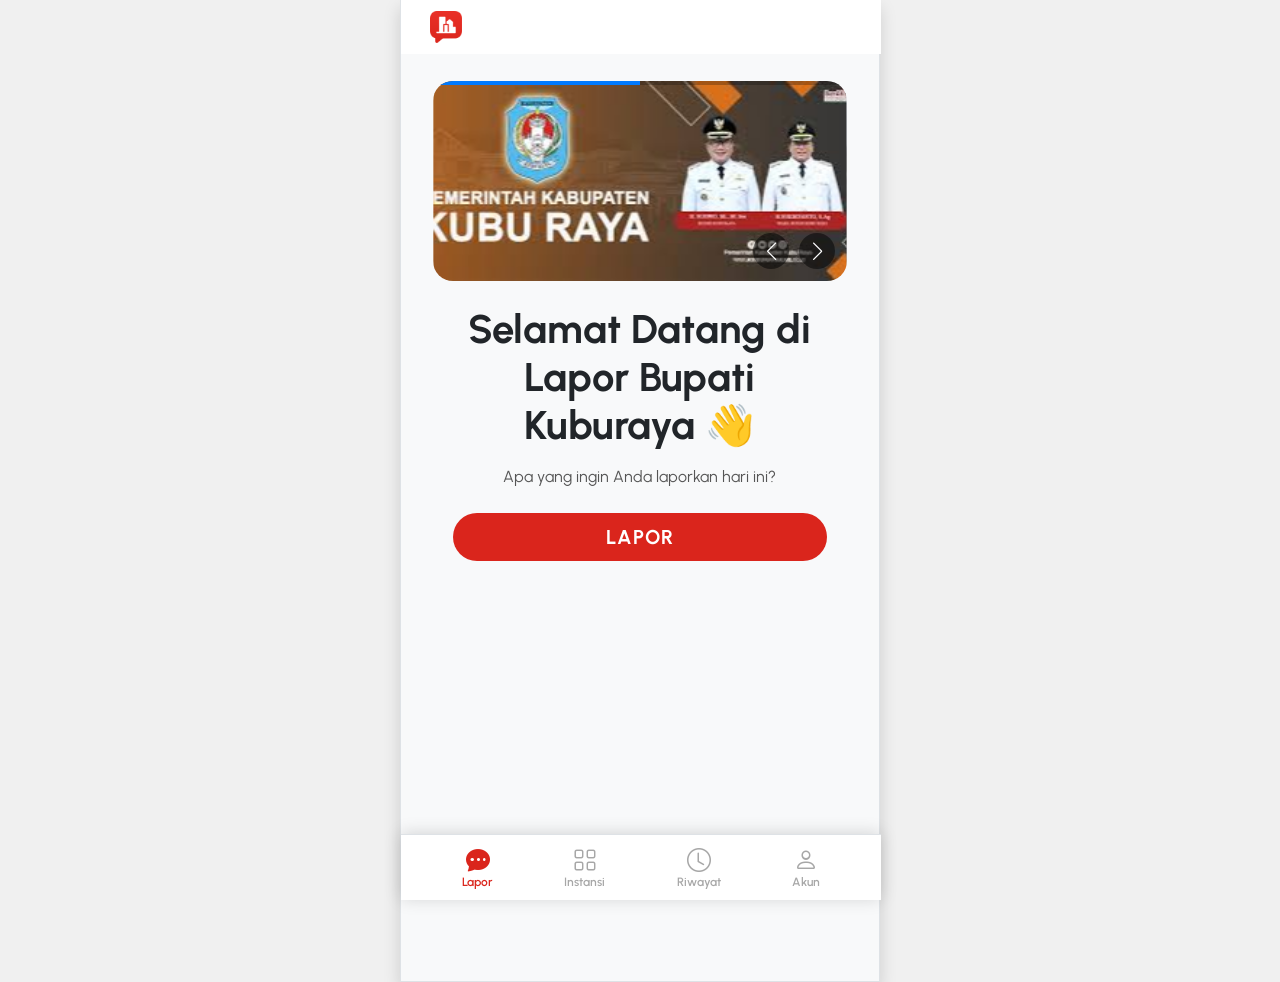
<file: html/index.html>
<!doctype html>
<html lang="id">
  <head>
    <meta charset="UTF-8" />
    <meta name="viewport" content="width=480, user-scalable=no" />
    <meta name="theme-color" content="#FFFFFF" />
    <meta name="description" content="Lapor Bupati" />
    <meta name="keywords" content="Lapor Bupati" />
    <meta name="author" content="LoisPoetra" />
    <meta name="robots" content="index, follow" />

    <!-- Open Graph Meta -->
    <meta property="og:type" content="website" />
    <meta property="og:title" content="Lapor Bupati" />
    <meta property="og:description" content="Lapor Bupati" />
    <meta property="og:image" content="/logo.png" />
    <meta property="og:url" content="/" />

    <!-- Twitter Meta -->
    <meta name="twitter:card" content="summary_large_image" />
    <meta name="twitter:title" content="Lapor Bupati" />
    <meta name="twitter:description" content="Lapor Bupati" />
    <meta name="twitter:image" content="assets/logo.png" />

    <title>Lapor Bupati</title>

    <!-- Icons -->
    <link rel="icon" href="favicon.ico" type="image/x-icon" />
    <link rel="apple-touch-icon" sizes="180x180" href="apple-touch-icon.png" />
    <link rel="icon" type="image/png" sizes="32x32" href="favicon-32x32.png" />
    <link rel="icon" type="image/png" sizes="16x16" href="favicon-16x16.png" />
    <link
      rel="icon"
      type="image/png"
      sizes="192x192"
      href="android-chrome-192x192.png"
    />
    <link
      rel="icon"
      type="image/png"
      sizes="512x512"
      href="android-chrome-512x512.png"
    />
    <link rel="manifest" href="site.webmanifest" />

    <!-- CSS -->
    <link rel="stylesheet" href="assets/css/animation.css" />
    <link rel="stylesheet" href="assets/css/font.css" />
    <link rel="stylesheet" href="assets/css/width.css" />
    <link rel="stylesheet" href="assets/css/height.css" />
    <link rel="stylesheet" href="assets/css/color.css" />
    <link rel="stylesheet" href="assets/css/style.css" />
    <link rel="stylesheet" href="assets/css/custom.css" />
    <link rel="stylesheet" href="assets/css/app.css" />
    <link rel="stylesheet" href="assets/css/responsive.css" />

    <!-- VENDOR CSS -->
    <link
      rel="stylesheet"
      href="assets/vendor/sweetalert2/sweetalert2.min.css"
    />
    <link
      rel="stylesheet"
      href="assets/vendor/bootstrap/css/bootstrap.min.css"
    />
    <link
      href="assets/vendor/bootstrap-icons/bootstrap-icons.css"
      rel="stylesheet"
    />
    <link rel="stylesheet" href="assets/vendor/aos/aos.css" />
    <link
      rel="stylesheet"
      href="assets/vendor/glightbox/css/glightbox.min.css"
    />
    <link rel="stylesheet" href="assets/vendor/swiper/swiper-bundle.min.css" />
  </head>
  <body class="index-page">
    <div id="app">
      <main class="main" id="main-app">
        <section class="page-wrapper shadow border bg-light">
          <div class="page-app">
            <div
              class="header-app d-flex align-items-center justify-content-start py-1 px-3"
            >
              <div class="box-image">
                <a class="btn" href="index.html"
                  ><img class="xs" src="assets/images/logo.png"
                /></a>
              </div>
            </div>
            <div class="content mb-5 mt-4 has-header">
              <div class="col-11 m-auto">
                <div class="container mb-4">
                  <!-- Wrapper Swiper -->
                  <div class="swiper mySwiper">
                    <div class="swiper-wrapper">
                      <!-- Slide 1 -->
                      <div class="swiper-slide">
                        <img src="assets/images/kuburaya.jpg" alt="KubuRaya" />
                      </div>
                      <div class="swiper-slide">
                        <img src="assets/images/kuburaya2.jpg" alt="KubuRaya" />
                      </div>
                    </div>

                    <!-- Tombol prev & next -->
                    <div class="swiper-custom-buttons">
                      <div class="swiper-button-prev"></div>
                      <div class="swiper-button-next"></div>
                    </div>

                    <div class="swiper-pagination"></div>
                  </div>
                </div>
              </div>
              <div class="col-10 m-auto">
                <div class="container">
                  <div class="text-center">
                    <h1 class="text-dark fw-700">
                      Selamat Datang di Lapor Bupati Kuburaya 👋
                    </h1>
                    <p class="mt-3">Apa yang ingin Anda laporkan hari ini?</p>
                  </div>
                </div>
                <div class="container mt-4">
                  <div class="text-center">
                    <a
                      href="institution.html"
                      class="btn btn-lg bg-app ls-sm fw-bold text-white w-100 text-uppercase rounded-xl"
                      >Lapor</a
                    >
                  </div>
                </div>
              </div>
            </div>
            <div
              class="menu-app d-flex align-items-center justify-content-between py-1 px-5 border-top shadow-top"
            >
              <a href="index.html" class="btn btn-md text-app fs-24px lh-normal"
                ><i class="icon bi bi-chat-dots-fill"></i>
                <span class="d-block fs-12px text-app fw-600">Lapor</span>
              </a>
              <a
                href="institution.html"
                class="btn btn-md text-gray fs-24px lh-normal"
                ><i class="icon bi bi-grid"></i
                ><span class="d-block fs-12px text-gray fw-600"
                  >Instansi</span
                ></a
              >
              <a
                href="history.html"
                class="btn btn-md text-gray fs-24px lh-normal"
                ><i class="icon bi bi-clock"></i
                ><span class="d-block fs-12px text-gray fw-600"
                  >Riwayat</span
                ></a
              >
              <a
                href="account.html"
                class="btn btn-md text-gray fs-24px lh-normal"
                ><i class="icon bi bi-person"></i
                ><span class="d-block fs-12px text-gray fw-600">Akun</span></a
              >
            </div>
          </div>
        </section>
      </main>
    </div>

    <!-- VENDOR JS -->
    <script src="assets/vendor/sweetalert2/sweetalert2.min.js"></script>
    <script src="assets/vendor/bootstrap/js/bootstrap.min.js"></script>
    <script src="assets/vendor/aos/aos.js"></script>
    <script src="assets/vendor/glightbox/js/glightbox.min.js"></script>
    <script src="assets/vendor/swiper/swiper-bundle.min.js"></script>
    <script src="assets/vendor/purecounter/purecounter_vanilla.js"></script>
    <script src="assets/vendor/imagesloaded/imagesloaded.pkgd.min.js"></script>
    <script src="assets/vendor/isotope-layout/isotope.pkgd.min.js"></script>
    <script src="assets/js/script.js"></script>
    <script src="assets/js/app.js"></script>
  </body>
</html>
</file>
<file: html/assets/css/animation.css>
/* =================== */
/* SCROLLING MARQUEE  */
/* =================== */
@keyframes marqueeLeft {
    0% {
        transform: translateX(0);
    }
    100% {
        transform: translateX(-100%);
    }
}

@keyframes marqueeRight {
    0% {
        transform: translateX(-100%);
    }
    100% {
        transform: translateX(0);
    }
}

.on-marquee {
    overflow: hidden;
    white-space: nowrap;
    display: inline-block;
    animation: marqueeLeft 5s linear infinite;
}

/* =================== */
/* SHAKE ANIMATION  */
/* =================== */
@keyframes shake {
    0%, 100% { transform: translateX(0); }
    20%, 60% { transform: translateX(-5px); }
    40%, 80% { transform: translateX(5px); }
}

.on-shake:hover {
    animation: shake 0.5s ease-in-out;
}

/* =================== */
/* TEXT SHRINK / GROW */
/* =================== */
@keyframes sinkText {
    0% { transform: scale(1); opacity: 1; }
    100% { transform: scale(0.9); opacity: 0.8; }
}

.on-shink:hover {
    animation: sinkText 0.3s ease-in-out forwards;
}

@keyframes growText {
    0% { transform: scale(1); }
    100% { transform: scale(1.1); }
}

.on-grow:hover {
    animation: growText 0.3s ease-in-out forwards;
}

/* =================== */
/* ROTATE ANIMATION  */
/* =================== */
@keyframes rotate360 {
    from { transform: rotate(0deg); }
    to { transform: rotate(360deg); }
}

.on-rotate {
    display: inline-block;
    animation: rotate360 2s linear infinite;
}

/* =================== */
/* FADE IN / OUT  */
/* =================== */
@keyframes fadeIn {
    from { opacity: 0; }
    to { opacity: 1; }
}

.on-fade-in {
    animation: fadeIn 1s ease-in-out;
}

@keyframes fadeOut {
    from { opacity: 1; }
    to { opacity: 0; }
}

.on-fade-out {
    animation: fadeOut 1s ease-in-out;
}

/* =================== */
/* LOADING SPINNER */
/* =================== */
@keyframes spinner {
    0% { transform: rotate(0deg); }
    100% { transform: rotate(360deg); }
}

.on-spinner {
    width: 30px;
    height: 30px;
    border: 4px solid rgba(255, 255, 255, 0.3);
    border-top: 4px solid #fff;
    border-radius: 50%;
    animation: spinner 1s linear infinite;
}

/* =================== */
/* BOUNCE EFFECT  */
/* =================== */
@keyframes bounce {
    0%, 100% { transform: translateY(0); }
    50% { transform: translateY(-10px); }
}

.on-bounce {
    animation: bounce 0.5s ease-in-out infinite;
}

/* =================== */
/* WIGGLE EFFECT  */
/* =================== */
@keyframes wiggle {
    0% { transform: rotate(0); }
    25% { transform: rotate(5deg); }
    50% { transform: rotate(-5deg); }
    75% { transform: rotate(5deg); }
    100% { transform: rotate(0); }
}

.on-wiggle:hover {
    animation: wiggle 0.3s ease-in-out;
}

/* =================== */
/* COLOR CHANGE  */
/* =================== */
@keyframes colorChange {
    0% { color: red; }
    50% { color: blue; }
    100% { color: green; }
}

.on-color-change {
    animation: colorChange 3s infinite;
}


/* Keyframe for Shimmer Animation */
@keyframes shimmer {
    0% {
        left: -150%;
    }

    100% {
        left: 100%;
    }
}
</file>
<file: html/assets/css/font.css>
/* Variable Fonts */
@font-face {
  font-family: "Urbanist";
  src: url("../fonts/Urbanist-VariableFont_wght.ttf") format("truetype");
  font-weight: 100 900;
  font-style: normal;
}

@font-face {
  font-family: "Urbanist";
  src: url("../fonts/Urbanist-Italic-VariableFont_wght.ttf") format("truetype");
  font-weight: 100 900;
  font-style: italic;
}

/* Static Fonts */
@font-face {
  font-family: "Urbanist";
  src: url("../fonts/static/Urbanist-Thin.ttf") format("truetype");
  font-weight: 100;
  font-style: normal;
}

@font-face {
  font-family: "Urbanist";
  src: url("../fonts/static/Urbanist-ThinItalic.ttf") format("truetype");
  font-weight: 100;
  font-style: italic;
}

@font-face {
  font-family: "Urbanist";
  src: url("../fonts/static/Urbanist-ExtraLight.ttf") format("truetype");
  font-weight: 200;
  font-style: normal;
}

@font-face {
  font-family: "Urbanist";
  src: url("../fonts/static/Urbanist-ExtraLightItalic.ttf") format("truetype");
  font-weight: 200;
  font-style: italic;
}

@font-face {
  font-family: "Urbanist";
  src: url("../fonts/static/Urbanist-Light.ttf") format("truetype");
  font-weight: 300;
  font-style: normal;
}

@font-face {
  font-family: "Urbanist";
  src: url("../fonts/static/Urbanist-LightItalic.ttf") format("truetype");
  font-weight: 300;
  font-style: italic;
}

@font-face {
  font-family: "Urbanist";
  src: url("../fonts/static/Urbanist-Regular.ttf") format("truetype");
  font-weight: 400;
  font-style: normal;
}

@font-face {
  font-family: "Urbanist";
  src: url("../fonts/static/Urbanist-Italic.ttf") format("truetype");
  font-weight: 400;
  font-style: italic;
}

@font-face {
  font-family: "Urbanist";
  src: url("../fonts/static/Urbanist-Medium.ttf") format("truetype");
  font-weight: 500;
  font-style: normal;
}

@font-face {
  font-family: "Urbanist";
  src: url("../fonts/static/Urbanist-MediumItalic.ttf") format("truetype");
  font-weight: 500;
  font-style: italic;
}

@font-face {
  font-family: "Urbanist";
  src: url("../fonts/static/Urbanist-SemiBold.ttf") format("truetype");
  font-weight: 600;
  font-style: normal;
}

@font-face {
  font-family: "Urbanist";
  src: url("../fonts/static/Urbanist-SemiBoldItalic.ttf") format("truetype");
  font-weight: 600;
  font-style: italic;
}

@font-face {
  font-family: "Urbanist";
  src: url("../fonts/static/Urbanist-Bold.ttf") format("truetype");
  font-weight: 700;
  font-style: normal;
}

@font-face {
  font-family: "Urbanist";
  src: url("../fonts/static/Urbanist-BoldItalic.ttf") format("truetype");
  font-weight: 700;
  font-style: italic;
}

@font-face {
  font-family: "Urbanist";
  src: url("../fonts/static/Urbanist-ExtraBold.ttf") format("truetype");
  font-weight: 800;
  font-style: normal;
}

@font-face {
  font-family: "Urbanist";
  src: url("../fonts/static/Urbanist-ExtraBoldItalic.ttf") format("truetype");
  font-weight: 800;
  font-style: italic;
}

@font-face {
  font-family: "Urbanist";
  src: url("../fonts/static/Urbanist-Black.ttf") format("truetype");
  font-weight: 900;
  font-style: normal;
}

@font-face {
  font-family: "Urbanist";
  src: url("../fonts/static/Urbanist-BlackItalic.ttf") format("truetype");
  font-weight: 900;
  font-style: italic;
}

/* Font SIZE */
.fs-8px {
  font-size: 8px !important;
}

.fs-9px {
  font-size: 9px !important;
}

.fs-10px {
  font-size: 10px !important;
}

.fs-11px {
  font-size: 11px !important;
}

.fs-12px {
  font-size: 12px !important;
}

.fs-13px {
  font-size: 13px !important;
}

.fs-14px {
  font-size: 14px !important;
}

.fs-15px {
  font-size: 15px !important;
}

.fs-16px {
  font-size: 16px !important;
}

.fs-17px {
  font-size: 17px !important;
}

.fs-18px {
  font-size: 18px !important;
}

.fs-19px {
  font-size: 19px !important;
}

.fs-20px {
  font-size: 20px !important;
}

.fs-21px {
  font-size: 21px !important;
}

.fs-22px {
  font-size: 22px !important;
}

.fs-23px {
  font-size: 23px !important;
}

.fs-24px {
  font-size: 24px !important;
}

.fs-25px {
  font-size: 25px !important;
}

.fs-26px {
  font-size: 26px !important;
}

.fs-27px {
  font-size: 27px !important;
}

.fs-28px {
  font-size: 28px !important;
}

.fs-29px {
  font-size: 29px !important;
}

.fs-30px {
  font-size: 30px !important;
}

.fs-31px {
  font-size: 31px !important;
}

.fs-32px {
  font-size: 32px !important;
}

.fs-33px {
  font-size: 33px !important;
}

.fs-34px {
  font-size: 34px !important;
}

.fs-35px {
  font-size: 35px !important;
}

.fs-36px {
  font-size: 36px !important;
}

.fs-37px {
  font-size: 37px !important;
}

.fs-38px {
  font-size: 38px !important;
}

.fs-39px {
  font-size: 39px !important;
}

.fs-40px {
  font-size: 40px !important;
}

.fs-41px {
  font-size: 41px !important;
}

.fs-42px {
  font-size: 42px !important;
}

.fs-43px {
  font-size: 43px !important;
}

.fs-44px {
  font-size: 44px !important;
}

.fs-45px {
  font-size: 45px !important;
}

.fs-46px {
  font-size: 46px !important;
}

.fs-47px {
  font-size: 47px !important;
}

.fs-48px {
  font-size: 48px !important;
}

.fs-49px {
  font-size: 49px !important;
}

.fs-50px {
  font-size: 50px !important;
}

.fs-45px {
  font-size: 45px !important;
}

.fs-46px {
  font-size: 46px !important;
}

.fs-47px {
  font-size: 47px !important;
}

.fs-48px {
  font-size: 48px !important;
}

.fs-49px {
  font-size: 49px !important;
}

.fs-50px {
  font-size: 50px !important;
}

.fs-51px {
  font-size: 51px !important;
}

.fs-52px {
  font-size: 52px !important;
}

.fs-53px {
  font-size: 53px !important;
}

.fs-54px {
  font-size: 54px !important;
}

.fs-55px {
  font-size: 55px !important;
}

.fs-56px {
  font-size: 56px !important;
}

.fs-57px {
  font-size: 57px !important;
}

.fs-58px {
  font-size: 58px !important;
}

.fs-59px {
  font-size: 59px !important;
}

.fs-60px {
  font-size: 60px !important;
}

.fs-61px {
  font-size: 61px !important;
}

.fs-62px {
  font-size: 62px !important;
}

.fs-63px {
  font-size: 63px !important;
}

.fs-64px {
  font-size: 64px !important;
}

.fs-65px {
  font-size: 65px !important;
}

.fs-66px {
  font-size: 66px !important;
}

.fs-67px {
  font-size: 67px !important;
}

.fs-68px {
  font-size: 68px !important;
}

.fs-69px {
  font-size: 69px !important;
}

.fs-70px {
  font-size: 70px !important;
}

.fs-71px {
  font-size: 71px !important;
}

.fs-72px {
  font-size: 72px !important;
}

.fs-73px {
  font-size: 73px !important;
}

.fs-74px {
  font-size: 74px !important;
}

.fs-75px {
  font-size: 75px !important;
}

.fs-76px {
  font-size: 76px !important;
}

.fs-77px {
  font-size: 77px !important;
}

.fs-78px {
  font-size: 78px !important;
}

.fs-79px {
  font-size: 79px !important;
}

.fs-80px {
  font-size: 80px !important;
}

.fs-81px {
  font-size: 81px !important;
}

.fs-82px {
  font-size: 82px !important;
}

.fs-83px {
  font-size: 83px !important;
}

.fs-84px {
  font-size: 84px !important;
}

.fs-85px {
  font-size: 85px !important;
}

.fs-86px {
  font-size: 86px !important;
}

.fs-87px {
  font-size: 87px !important;
}

.fs-88px {
  font-size: 88px !important;
}

.fs-89px {
  font-size: 89px !important;
}

.fs-90px {
  font-size: 90px !important;
}

.fs-91px {
  font-size: 91px !important;
}

.fs-92px {
  font-size: 92px !important;
}

.fs-93px {
  font-size: 93px !important;
}

.fs-94px {
  font-size: 94px !important;
}

.fs-95px {
  font-size: 95px !important;
}

.fs-96px {
  font-size: 96px !important;
}

.fs-97px {
  font-size: 97px !important;
}

.fs-98px {
  font-size: 98px !important;
}

.fs-99px {
  font-size: 99px !important;
}

.fs-100px {
  font-size: 100px !important;
}

/* Font-weight CSS dari 100 hingga 900 */
.fw-100 {
  font-weight: 100;
  /* Tipis */
}

.fw-200 {
  font-weight: 200;
}

.fw-300 {
  font-weight: 300;
}

.fw-400 {
  font-weight: 400;
  /* Normal */
}

.fw-500 {
  font-weight: 500;
}

.fw-600 {
  font-weight: 600;
}

.fw-700 {
  font-weight: 700;
  /* Tebal */
}

.fw-800 {
  font-weight: 800;
}

.fw-900 {
  font-weight: 900;
  /* Sangat tebal */
}
</file>
<file: html/assets/css/width.css>
.ws-0{
  width: 0 !important;
}
.ws-5 {
  width: 5% !important;
}

.ws-10 {
  width: 10% !important;
}

.ws-15 {
  width: 15% !important;
}

.ws-20 {
  width: 20% !important;
}

.ws-25 {
  width: 25% !important;
}

.ws-30 {
  width: 30% !important;
}

.ws-35 {
  width: 35% !important;
}

.ws-40 {
  width: 40% !important;
}

.ws-45 {
  width: 45% !important;
}

.ws-50 {
  width: 50% !important;
}

.ws-55 {
  width: 55% !important;
}

.ws-60 {
  width: 60% !important;
}

.ws-65 {
  width: 65% !important;
}

.ws-70 {
  width: 70% !important;
}

.ws-75 {
  width: 75% !important;
}

.ws-80 {
  width: 80% !important;
}

.ws-85 {
  width: 85% !important;
}

.ws-90 {
  width: 90% !important;
}

.ws-95 {
  width: 95% !important;
}

.ws-100 {
  width: 100% !important;
}

.ws-5px {
  width: 5px !important;
}

.ws-10px {
  width: 10px !important;
}

.ws-15px {
  width: 15px !important;
}

.ws-20px {
  width: 20px !important;
}

.ws-25px {
  width: 25px !important;
}

.ws-30px {
  width: 30px !important;
}

.ws-35px {
  width: 35px !important;
}

.ws-40px {
  width: 40px !important;
}

.ws-45px {
  width: 45px !important;
}

.ws-50px {
  width: 50px !important;
}

.ws-55px {
  width: 55px !important;
}

.ws-60px {
  width: 60px !important;
}

.ws-65px {
  width: 65px !important;
}

.ws-70px {
  width: 70px !important;
}

.ws-75px {
  width: 75px !important;
}

.ws-80px {
  width: 80px !important;
}

.ws-85px {
  width: 85px !important;
}

.ws-90px {
  width: 90px !important;
}

.ws-95px {
  width: 95px !important;
}

.ws-100px {
  width: 100px !important;
}

.ws-150px {
  width: 150px !important;
}

.ws-200px {
  width: 200px !important;
}

.ws-250px {
  width: 250px !important;
}

.ws-300px {
  width: 300px !important;
}

.ws-350px {
  width: 350px !important;
}

.ws-500px {
  width: 500px !important;
}
</file>
<file: html/assets/css/height.css>
.hs-5 {
  height: 5% !important;
}

.hs-10 {
  height: 10% !important;
}

.hs-15 {
  height: 15% !important;
}

.hs-20 {
  height: 20% !important;
}

.hs-25 {
  height: 25% !important;
}

.hs-30 {
  height: 30% !important;
}

.hs-35 {
  height: 35% !important;
}

.hs-40 {
  height: 40% !important;
}

.hs-45 {
  height: 45% !important;
}

.hs-50 {
  height: 50% !important;
}

.hs-55 {
  height: 55% !important;
}

.hs-60 {
  height: 60% !important;
}

.hs-65 {
  height: 65% !important;
}

.hs-70 {
  height: 70% !important;
}

.hs-75 {
  height: 75% !important;
}

.hs-80 {
  height: 80% !important;
}

.hs-85 {
  height: 85% !important;
}

.hs-90 {
  height: 90% !important;
}

.hs-95 {
  height: 95% !important;
}

.hs-100 {
  height: 100% !important;
}

.hs-5px {
  height: 5px !important;
}

.hs-10px {
  height: 10px !important;
}

.hs-15px {
  height: 15px !important;
}

.hs-20px {
  height: 20px !important;
}

.hs-25px {
  height: 25px !important;
}

.hs-30px {
  height: 30px !important;
}

.hs-35px {
  height: 35px !important;
}

.hs-40px {
  height: 40px !important;
}

.hs-45px {
  height: 45px !important;
}

.hs-50px {
  height: 50px !important;
}

.hs-55px {
  height: 55px !important;
}

.hs-60px {
  height: 60px !important;
}

.hs-65px {
  height: 65px !important;
}

.hs-70px {
  height: 70px !important;
}

.hs-75px {
  height: 75px !important;
}

.hs-80px {
  height: 80px !important;
}

.hs-85px {
  height: 85px !important;
}

.hs-90px {
  height: 90px !important;
}

.hs-95px {
  height: 95px !important;
}

.hs-100px {
  height: 100px !important;
}

.hs-150px {
  height: 150px !important;
}

.hs-200px {
  height: 200px !important;
}

.hs-250px {
  height: 250px !important;
}

.hs-300px {
  height: 300px !important;
}

.hs-350px {
  height: 350px !important;
}

.hs-500px {
  height: 500px !important;
}
</file>
<file: html/assets/css/color.css>
:root {
    --dark-color: #000000;
    --dark-color-light: #2A2A2A;
    --dark-color-lighter: #3C3C3C;
    --white-color: #FFFFFF;
    --white-color-light: #F1F1F1;
    --white-color-lighter: #E8E8E8;
    --gray-color: #A7A7A7;
    --blue-color: #007BFF;
    --blue-color-light: #66B3FF;
    --blue-color-lighter: #99CCFF;
    --green-color: #28A745;
    --green-color-light: #66D39A;
    --green-color-lighter: #A2E1B3;
    --red-color: #DC3545;
    --red-color-light: #FF6F74;
    --red-color-lighter: #FF8C91;
    --yellow-color: #FFC107;
    --yellow-color-light: #FFDC65;
    --yellow-color-lighter: #FFED90;
    --purple-color: #6F42C1;
    --purple-color-light: #9B7FE0;
    --purple-color-lighter: #D0A9F2;
}

.text-dark {
    color: var(--dark-color) !important;
}

.text-dark-light {
    color: var(--dark-color-light) !important;
}

.text-dark-lighter {
    color: var(--dark-color-lighter) !important;
}

.bg-dark {
    background-color: var(--dark-color) !important;
}

.bg-dark-light {
    background-color: var(--dark-color-light) !important;
}

.bg-dark-lighter {
    background-color: var(--dark-color-lighter) !important;
}

.text-white {
    color: var(--white-color) !important;
}

.text-white-light {
    color: var(--white-color-light) !important;
}

.text-white-lighter {
    color: var(--white-color-lighter) !important;
}

.bg-white {
    background-color: var(--white-color) !important;
}

.bg-white-light {
    background-color: var(--white-color-light) !important;
}

.bg-white-lighter {
    background-color: var(--white-color-lighter) !important;
}

.text-gray {
    color: var(--gray-color) !important;
}

.bg-gray {
    background-color: var(--gray-color) !important;
}

.text-blue {
    color: var(--blue-color) !important;
}

.text-blue-light {
    color: var(--blue-color-light) !important;
}

.text-blue-lighter {
    color: var(--blue-color-lighter) !important;
}

.bg-blue {
    background-color: var(--blue-color) !important;
}

.bg-blue-light {
    background-color: var(--blue-color-light);
}

.bg-blue-lighter {
    background-color: var(--blue-color-lighter);
}

.text-green {
    color: var(--green-color);
}

.text-green-light {
    color: var(--green-color-light);
}

.text-green-lighter {
    color: var(--green-color-lighter);
}

.bg-green {
    background-color: var(--green-color);
}

.bg-green-light {
    background-color: var(--green-color-light);
}

.bg-green-lighter {
    background-color: var(--green-color-lighter);
}

.text-red {
    color: var(--red-color);
}

.text-red-light {
    color: var(--red-color-light);
}

.text-red-lighter {
    color: var(--red-color-lighter);
}

.bg-red {
    background-color: var(--red-color);
}

.bg-red-light {
    background-color: var(--red-color-light);
}

.bg-red-lighter {
    background-color: var(--red-color-lighter);
}

.text-yellow {
    color: var(--yellow-color);
}

.text-yellow-light {
    color: var(--yellow-color-light);
}

.text-yellow-lighter {
    color: var(--yellow-color-lighter);
}

.bg-yellow {
    background-color: var(--yellow-color);
}

.bg-yellow-light {
    background-color: var(--yellow-color-light);
}

.bg-yellow-lighter {
    background-color: var(--yellow-color-lighter);
}

.text-purple {
    color: var(--purple-color);
}

.text-purple-light {
    color: var(--purple-color-light);
}

.text-purple-lighter {
    color: var(--purple-color-lighter);
}

.bg-purple {
    background-color: var(--purple-color);
}

.bg-purple-light {
    background-color: var(--purple-color-light);
}

.bg-purple-lighter {
    background-color: var(--purple-color-lighter);
}
</file>
<file: html/assets/css/custom.css>
/*
@import "font.css";
@import "width.css";
@import "height.css";
@import "color.css";
@import "animation.css";
*/

a.decoration {
    text-decoration: underline;
}

a.custom {
    color: inherit;
}

.vs-modal__close-button button {
    top: 15px !important;
}

.text-justify {
    text-align: justify !important;
}

.ps-6 {
    padding-left: 5rem !important;
}

.px-6 {
    padding-right: 5rem !important;
    padding-left: 5rem !important;
}

.br-0 {
    border-radius: 0px !important;
}

.lh-normal {
    line-height: normal;
}

.ls-normal {
    letter-spacing: normal;
}

.ls-xs {
    letter-spacing: 0.5px;
}

.ls-sm {
    letter-spacing: 1px;
}

.no-shadow {
    box-shadow: none !important;
    outline: none !important;
}

.no-border,
.border-0 {
    border: none !important;
    outline: none !important;
}

img {
    max-width: 100%;
    max-height: 100%;
}

h1,
h2,
h3,
h4,
h5,
h6 {
    line-height: normal;
}

.rounded {
    border-radius: 50% !important;
}

.rounded-sm {
    border-radius: 4px !important;
}

.rounded-md {
    border-radius: 8px !important;
}

.rounded-lg {
    border-radius: 16px !important;
}

.rounded-xl {
    border-radius: 32px !important;
}

.rounded-xxl {
    border-radius: 80px !important;
}

.is-relative {
    position: relative !important;
}

.box-image,
.box-video {
    display: inline-flex;
    align-items: center;
    justify-content: center;
    overflow: hidden;
}

.box-image img,
.box-video video,
.box-video iframe {
    width: auto;
    height: auto;
    max-width: 100%;
    max-height: 100%;
}

.katex {
    font-size: 1.1rem;
}

.swal2-html-container {
    font-size: 14px !important;
}

.swal2-actions {
    gap: 5px;
}

.h-full {
    min-height: 100vh;
}

.content-info-counter {
    position: relative;
}

.info-counter {
    position: absolute;
    bottom: 22%;
    color: #5f2673;
    font-weight: bold;
    font-size: 18px;
    text-align: center;
    text-transform: uppercase;
    width: 100%;
    left: 0;
}

.spinner-sm {
    width: 1.5rem;
    height: 1.5rem;
}

.spinner-lg {
    width: 3rem;
    height: 3rem;
}

.spinner-xl {
    width: 5rem;
    height: 5rem;
}

/* Center-Center */
.absolute-center {
    position: absolute;
    top: 50%;
    left: 50%;
    transform: translate(-50%, -50%);
}

/* Center-Top */
.absolute-center-top {
    position: absolute;
    top: 0;
    left: 50%;
    transform: translateX(-50%);
}

/* Center-Bottom */
.absolute-center-bottom {
    position: absolute;
    bottom: 0;
    left: 50%;
    transform: translateX(-50%);
}

/* Full Absolute (Fill Parent) */
.absolute-fill {
    position: absolute;
    top: 0;
    right: 0;
    bottom: 0;
    left: 0;
}

/* Absolute Fill with Padding (example 16px) */
.absolute-fill-padded {
    position: absolute;
    top: 16px;
    right: 16px;
    bottom: 16px;
    left: 16px;
}

.ellipsis-single {
    white-space: nowrap;
    overflow: hidden;
    text-overflow: ellipsis;
    -webkit-line-clamp: 1;
    line-clamp: 1;
}

.ellipsis-multiline {
    display: -webkit-box;
    -webkit-line-clamp: 2;
    line-clamp: 2;
    -webkit-box-orient: vertical;
    overflow: hidden;
    text-overflow: ellipsis;
}
</file>
<file: html/assets/css/app.css>
:root {
  --app-font: "Urbanist", sans-serif;
  --app-color-theme: #e93027;
  --app-color: #da251c;
  --app-color-light: #1ccce9;
  --app-color-lighter: #f9dafc;
  --app-color-gray: #d9d9d9;
  --app-color-purple: #b46bcd;
  --app-color-orange: #ffcb44;
  --app-color-yellow: #ffc80e;
  --app-color-purple-light: #dbc9f9;
  --app-color-purple-lighter: #f0d3fa;
  --app-color-orange-light: #ffd6cd;
  --app-color-red: #ff425d;
  --app-shadow: 0px 2px 8px 0px #f9dafc !important;
}

::-webkit-scrollbar {
  width: 5px;
}

::-webkit-scrollbar-track {
  background: rgba(0, 0, 0, 0.2);
  border-radius: 10px;
}

::-webkit-scrollbar-thumb {
  background: rgba(0, 0, 0, 0.5);
  border-radius: 10px;
  transition: all 0.3s;
}

::-webkit-scrollbar-thumb:hover {
  background: rgba(0, 0, 0, 0.7);
}

* {
  font-family: var(--app-font) !important;
}

body {
  background-color: rgba(0, 0, 0, 0.06) !important;
  font-family: var(--app-font);
}

a {
  cursor: pointer;
  text-decoration: none !important;
}

code,
kbd,
pre,
samp {
  font-family: var(--app-font);
}

.lh-normal {
  line-height: normal !important;
}

.bg-lazy {
  background-color: #f4e5f9 !important;
}

.lazy-content {
  display: block;
  background-color: #f0f0f0;
  position: relative;
  overflow: hidden;
  border-radius: 4px;
}

/* Skeleton Animation */
.lazy-content::before {
  content: "";
  display: block;
  position: absolute;
  top: 0;
  left: -150%;
  /* Start animation off-screen */
  width: 150%;
  height: 100%;
  background: linear-gradient(
    90deg,
    rgba(255, 255, 255, 0) 0%,
    rgba(255, 255, 255, 0.2) 50%,
    rgb(21 177 205 / 31%) 100%
  );
  animation: shimmer 1.5s infinite;
}

/* Placeholder Dimensions */
.lazy-content.text {
  height: 16px;
  width: 80%;
  margin-bottom: 8px;
}

.lazy-content.image {
  width: 100%;
  height: 200px;
}

.lazy-content.button {
  height: 40px;
  width: 120px;
  border-radius: 20px;
}

.form-control {
  box-shadow: none !important;
  font-size: 14px !important;
}

.input-group .form-control {
  background: transparent;
  border-radius: inherit;
  border: none;
}

.input-group .input-group-text.last {
  border-radius: inherit;
  background: transparent;
  border: none;
}

.page-wrapper {
  padding: 0px;
  background-color: #ffffff;
  max-width: 480px;
  width: 100%;
  margin: 0 auto;
}

.page-app {
  display: block;
  min-height: 100vh;
}

.menu-app {
  position: fixed;
  width: 480px;
  bottom: 0;
  z-index: 99999999;
  background: #ffffff;
}

.header-app {
  position: fixed;
  width: 480px;
  top: 0;
  z-index: 99999999;
  background: #ffffff;
}

.text-red {
  color: var(--app-color-red) !important;
}

.bg-red {
  background-color: var(--app-color-red) !important;
}

.has-bg {
  background-color: #ffffff;
}

.box-image {
  display: flex;
  align-items: center;
  justify-content: center;
  overflow: hidden;
}

.box-image img {
  max-width: 100%;
  max-height: 100%;
  object-fit: cover;
}

.border-app {
  border: 2px solid var(--app-color) !important;
}

.border-app-sm {
  border: 1px solid var(--app-color) !important;
}

.text-app {
  color: var(--app-color) !important;
}

.bg-app {
  background-color: var(--app-color) !important;
}

.text-app-light {
  color: var(--app-color-light) !important;
}

.bg-app-light {
  background-color: var(--app-color-light) !important;
}

.bg-app-lighter {
  background-color: var(--app-color-lighter) !important;
}

.bg-app-gradient {
  background: linear-gradient(180deg, #e93027 0%, #da251c 100%) !important;
}

.text-orange {
  color: var(--app-color-orange) !important;
}

.bg-orange {
  background-color: var(--app-color-orange) !important;
}

.bg-orange-light {
  background-color: var(--app-color-orange-light) !important;
}

.text-purple {
  color: var(--app-color-purple) !important;
}

.border-purple {
  border: 1px solid var(--app-color-purple) !important;
}

.bg-purple {
  background-color: var(--app-color-purple) !important;
}

.bg-purple-light {
  background-color: var(--app-color-purple-light) !important;
}

.bg-purple-lighter {
  background-color: var(--app-color-purple-lighter) !important;
}

.bg-yellow {
  background-color: var(--app-color-yellow) !important;
}

.text-yellow {
  color: var(--app-color-yellow) !important;
}

img.sm {
  max-height: 64px;
}

.login-area {
  margin-top: 22%;
}

.register-area {
  margin-top: 22%;
}

.form-control.has-orange,
.input-group.has-orange {
  background-color: #fff4d9;
}

.form-control.has-orange::placeholder,
.input-group.has-orange .form-control::placeholder {
  color: #cab47c;
}

.form-control.has-purple,
.input-group.has-purple,
.box-image.has-purple {
  background-color: #fff2fa;
}

.form-control.has-purple::placeholder,
.input-group.has-purple .form-control::placeholder {
  color: #deb2ee;
}

.box-image.profile {
  width: 100px;
  height: 100px;
  border-radius: 50%;
}

#page-public,
#page-vote {
  background-image: linear-gradient(to bottom, #fffdfb, #f8d9b2 200%);
}

#page-public .banner .title {
  --webkit-text-stroke: 0.3px #fff;
}

#page-public .banner .search .input-group {
  background-color: rgba(255, 255, 255, 0.8);
}

#page-public .banner .search input,
#page-public .banner .search .input-group-text {
  border-radius: inherit;
  background: transparent;
  border: none;
  outline: none;
}

#page-public .banner .title .vote {
  transform: rotate(-6.09deg);
}

#page-public .banner .title .jagoan {
  color: #fff2d1;
  transform: rotate(-1.3deg);
}

#page-public .banner .title .now {
  transform: rotate(-1.3deg);
}

#page-public .content {
  min-height: 80vh;
}

.public-category .category-item {
  background-color: #b1cec9;
  color: var(--app-color);
}

.public-category .category-item:hover,
.public-category .category-item:active,
.public-category .category-item.active {
  background-color: var(--app-color);
  color: #ffffff;
}

.public-member .avatar {
  width: 135px;
  height: 135px;
}

.card-bg-1 {
  background-color: #ffecf0;
}

.placeholder-purple::placeholder {
  color: #deb2ee;
}

.icon-bold::before {
  font-weight: 600 !important;
}

.card-counter-vote {
  border-top: 1px solid #f6d0e8 !important;
  border-bottom: 1px solid #f6d0e8 !important;
}

.payment-item a {
  border-radius: 12px !important;
}

.payment-item .info {
  border-top-right-radius: 12px !important;
  border-bottom-right-radius: 12px !important;
}

.payment-item .icon {
  max-height: 50px;
}

.payment-item .icon.lg {
  max-height: 75px;
  padding-right: 0.25rem !important;
  padding-left: 0.25rem !important;
}

.reset-image {
  position: absolute;
  bottom: 0;
}

.public-prestasi {
  height: 100px;
  overflow-x: hidden;
  overflow-y: auto;
}

.public-prestasi.lg {
  height: 150px;
}

.history-vote {
  max-height: 300px;
  overflow-x: hidden;
  overflow-y: auto;
}

.history-vote-item {
  border-bottom: 1px solid var(--app-color-purple-light);
}

.payment-vote.active {
  border: 2px solid var(--app-color);
}

/* CLASS PAGE */

#page-class .banner {
  min-height: 20vh;
  position: relative;
}

#page-class .banner .search .input-group {
  background-color: rgba(255, 255, 255, 0.8);
}

#page-class .banner .search input,
#page-class .banner .search .input-group-text {
  border-radius: inherit;
  background: transparent;
  border: none;
  outline: none;
}

#page-class .banner .title .follow {
  transform: rotate(357deg);
}

#page-class .banner .title .now {
  transform: rotate(-1.3deg);
}

#page-class .content {
  min-height: 80vh;
}

.logo-on-login {
  padding-top: 7rem !important;
}

.logo-on-register {
  padding-top: 7rem !important;
}

.btn-auth-home {
  top: 60% !important;
}

.row-member-list {
  overflow-x: auto;
  overflow-y: hidden;
  gap: 1rem;
}

.row-member-list::-webkit-scrollbar {
  height: 8px;
}

.row-member-list::-webkit-scrollbar-thumb {
  border-radius: 4px;
}

.row-member-list .item {
  flex-shrink: 0;
}

#icon-add-new-member {
  position: absolute;
  top: 50%;
  left: 50%;
  transform: translate(-50%, -50%);
}

.row-member-badge {
  position: absolute;
  top: 0;
  left: 0;
  width: 100%;
  z-index: 1;
}

.textarea-lg {
  min-height: 150px !important;
}

img.xs {
  max-height: 32px;
}

.shadow-top {
  box-shadow: 0px -1px 1rem rgba(0, 0, 0, 0.15) !important;
}

.has-bg-img {
  background-image: url("../images/img-bg.png");
  background-size: cover;
  background-position: center;
  background-repeat: no-repeat;
  background-attachment: fixed;
}

.bg-lighter {
  background-color: rgba(0, 0, 0, 0.06) !important;
}
.content {
  width: 100%;
}

.swiper {
  width: 100%;
  max-width: 600px;
  height: 200px;
  border-radius: 20px;
  overflow: hidden;
}

.swiper-slide img {
  width: 100%;
  height: 100%;
  object-fit: cover;
}

/* Custom posisi tombol */
.swiper-custom-buttons {
  position: absolute;
  bottom: 12px;
  right: 12px;
  display: flex;
  gap: 10px;
  z-index: 10;
}

.swiper-custom-buttons .swiper-button-next,
.swiper-custom-buttons .swiper-button-prev {
  position: static;
  background-color: rgba(0, 0, 0, 0.5);
  color: #fff;
  width: 36px;
  height: 36px;
  border-radius: 50%;
  display: flex;
  align-items: center;
  justify-content: center;
  font-size: 18px;
}

.swiper-button-next::after,
.swiper-button-prev::after {
  font-size: 18px !important;
}

/* PROGRESS BAR ATAS */
.swiper-pagination-progressbar {
  position: absolute;
  top: 0;
  left: 0;
  height: 4px;
  width: 100%;
  background: rgba(255, 255, 255, 0.3); /* putih transparan */
  z-index: 20;
}

.swiper-pagination-progressbar-fill {
  background: #ffffff; /* putih solid */
}

.modal {
  z-index: 999999999 !important;
}

.content.has-header {
  margin-top: 5rem !important;
}
</file>
<file: html/assets/css/responsive.css>
/* Responsif untuk Tablet */
@media (max-width: 768px) {
    .desktop-only {
        display: none;
    }
}

/* Responsif untuk Smartphone */
@media (max-width: 480px) {
    .desktop-only {
        display: none;
    }
}

/* Responsif untuk Desktop */
@media (min-width: 768px) {
    .mobile-only {
        display: none;
    }
}
</file>
<file: html/assets/css/style.css>
/*
@import 'bootstrap/dist/css/bootstrap.min.css';
@import 'bootstrap-icons/font/bootstrap-icons.css';
@import 'aos/dist/aos.css';
@import 'glightbox/dist/css/glightbox.min.css';
@import 'swiper/swiper-bundle.css';
*/

/* Fonts */
:root {
    --default-font:
        "Roboto", system-ui, -apple-system, "Segoe UI", Roboto,
        "Helvetica Neue", Arial, "Noto Sans", "Liberation Sans", sans-serif,
        "Apple Color Emoji", "Segoe UI Emoji", "Segoe UI Symbol",
        "Noto Color Emoji";
    --heading-font: "Raleway", sans-serif;
    --nav-font: "Poppins", sans-serif;
}

/* Global Colors - The following color variables are used throughout the website. Updating them here will change the color scheme of the entire website */
:root {
    --background-color: #ffffff;
    /* Background color for the entire website, including individual sections */
    --default-color: #555555;
    /* Default color used for the majority of the text content across the entire website */
    --heading-color: #1e4356;
    /* Color for headings, subheadings and title throughout the website */
    --accent-color: #68a4c4;
    /* Accent color that represents your brand on the website. It's used for buttons, links, and other elements that need to stand out */
    --surface-color: #ffffff;
    /* The surface color is used as a background of boxed elements within sections, such as cards, icon boxes, or other elements that require a visual separation from the global background. */
    --contrast-color: #ffffff;
    /* Contrast color for text, ensuring readability against backgrounds of accent, heading, or default colors. */
}

/* Nav Menu Colors - The following color variables are used specifically for the navigation menu. They are separate from the global colors to allow for more customization options */
:root {
    --nav-color: #ffffff;
    /* The default color of the main navmenu links */
    --nav-hover-color: #68a4c4;
    /* Applied to main navmenu links when they are hovered over or active */
    --nav-mobile-background-color: #ffffff;
    /* Used as the background color for mobile navigation menu */
    --nav-dropdown-background-color: #ffffff;
    /* Used as the background color for dropdown items that appear when hovering over primary navigation items */
    --nav-dropdown-color: #555555;
    /* Used for navigation links of the dropdown items in the navigation menu. */
    --nav-dropdown-hover-color: #68a4c4;
    /* Similar to --nav-hover-color, this color is applied to dropdown navigation links when they are hovered over. */
}

/* Color Presets - These classes override global colors when applied to any section or element, providing reuse of the sam color scheme. */

.light-background {
    --background-color: #f4f8fb;
    --surface-color: #ffffff;
}

.dark-background {
    --background-color: #1e4356;
    --default-color: #ffffff;
    --heading-color: #ffffff;
    --surface-color: #284e62;
    --contrast-color: #ffffff;
}

/* Smooth scroll */
:root {
    scroll-behavior: smooth;
}

/*--------------------------------------------------------------
  # General Styling & Shared Classes
  --------------------------------------------------------------*/
body {
    color: var(--default-color);
    background-color: var(--background-color);
    font-family: var(--default-font);
}

a {
    color: var(--accent-color);
    text-decoration: none;
    transition: 0.3s;
}

a:hover {
    color: color-mix(in srgb, var(--accent-color), transparent 25%);
    text-decoration: none;
}

h1,
h2,
h3,
h4,
h5,
h6 {
    color: var(--heading-color);
    font-family: var(--heading-font);
}

/* PHP Email Form Messages
  ------------------------------*/
.php-email-form .error-message {
    display: none;
    background: #df1529;
    color: #ffffff;
    text-align: left;
    padding: 15px;
    margin-bottom: 24px;
    font-weight: 600;
}

.php-email-form .sent-message {
    display: none;
    color: #ffffff;
    background: #059652;
    text-align: center;
    padding: 15px;
    margin-bottom: 24px;
    font-weight: 600;
}

.php-email-form .loading {
    display: none;
    background: var(--surface-color);
    text-align: center;
    padding: 15px;
    margin-bottom: 24px;
}

.php-email-form .loading:before {
    content: "";
    display: inline-block;
    border-radius: 50%;
    width: 24px;
    height: 24px;
    margin: 0 10px -6px 0;
    border: 3px solid var(--accent-color);
    border-top-color: var(--surface-color);
    animation: php-email-form-loading 1s linear infinite;
}

@keyframes php-email-form-loading {
    0% {
        transform: rotate(0deg);
    }

    100% {
        transform: rotate(360deg);
    }
}

/* Pulsating Play Button
  ------------------------------*/
.pulsating-play-btn {
    width: 94px;
    height: 94px;
    background: radial-gradient(
        var(--accent-color) 50%,
        color-mix(in srgb, var(--accent-color), transparent 75%) 52%
    );
    border-radius: 50%;
    display: block;
    position: relative;
    overflow: hidden;
}

.pulsating-play-btn:before {
    content: "";
    position: absolute;
    width: 120px;
    height: 120px;
    animation-delay: 0s;
    animation: pulsate-play-btn 2s;
    animation-direction: forwards;
    animation-iteration-count: infinite;
    animation-timing-function: steps;
    opacity: 1;
    border-radius: 50%;
    border: 5px solid color-mix(in srgb, var(--accent-color), transparent 30%);
    top: -15%;
    left: -15%;
    background: rgba(198, 16, 0, 0);
}

.pulsating-play-btn:after {
    content: "";
    position: absolute;
    left: 50%;
    top: 50%;
    transform: translateX(-40%) translateY(-50%);
    width: 0;
    height: 0;
    border-top: 10px solid transparent;
    border-bottom: 10px solid transparent;
    border-left: 15px solid #fff;
    z-index: 100;
    transition: all 400ms cubic-bezier(0.55, 0.055, 0.675, 0.19);
}

.pulsating-play-btn:hover:before {
    content: "";
    position: absolute;
    left: 50%;
    top: 50%;
    transform: translateX(-40%) translateY(-50%);
    width: 0;
    height: 0;
    border: none;
    border-top: 10px solid transparent;
    border-bottom: 10px solid transparent;
    border-left: 15px solid #fff;
    z-index: 200;
    animation: none;
    border-radius: 0;
}

.pulsating-play-btn:hover:after {
    border-left: 15px solid var(--accent-color);
    transform: scale(20);
}

@keyframes pulsate-play-btn {
    0% {
        transform: scale(0.6, 0.6);
        opacity: 1;
    }

    100% {
        transform: scale(1, 1);
        opacity: 0;
    }
}

/*--------------------------------------------------------------
  # Global Header
  --------------------------------------------------------------*/
.header {
    --background-color: rgba(255, 255, 255, 0);
    --default-color: #ffffff;
    --heading-color: #ffffff;
    color: var(--default-color);
    background-color: var(--background-color);
    padding: 15px 0;
    transition: all 0.5s;
    z-index: 997;
}

.header .logo {
    line-height: 1;
}

.header .logo img {
    max-height: 32px;
    margin-right: 8px;
}

.header .logo h1 {
    font-size: 30px;
    margin: 0;
    font-weight: 700;
    color: var(--heading-color);
}

/* Global Header on Scroll
  ------------------------------*/
.scrolled .header {
    --background-color: #002d57;
}

/*--------------------------------------------------------------
  # Navigation Menu
  --------------------------------------------------------------*/
/* Navmenu - Desktop */
@media (min-width: 1200px) {
    .navmenu {
        padding: 0;
    }

    .navmenu ul {
        margin: 0;
        padding: 0;
        display: flex;
        list-style: none;
        align-items: center;
    }

    .navmenu li {
        position: relative;
        transition:
            font-weight 0.3s ease,
            color 0.3s ease;
    }

    .navmenu a,
    .navmenu a:focus {
        color: var(--nav-color);
        padding: 10px 15px;
        font-size: 16px;
        font-family: var(--nav-font);
        font-weight: 400;
        display: flex;
        align-items: center;
        justify-content: space-between;
        white-space: nowrap;
        transition: 0.3s;
    }

    .navmenu a i,
    .navmenu a:focus i {
        font-size: 12px;
        line-height: 0;
        margin-left: 5px;
        transition: 0.3s;
    }

    /*.navmenu li:last-child a {
        padding-right: 0;
    }*/

    .navmenu li:hover > a,
    .navmenu .active,
    .navmenu .active:focus {
        /*color: var(--nav-hover-color);*/
        color: #ffffff;
        /*font-weight: bold;*/
    }

    .navmenu .dropdown ul {
        margin: 0;
        padding: 10px 0;
        background: var(--nav-dropdown-background-color);
        display: block;
        position: absolute;
        visibility: hidden;
        left: 14px;
        top: 130%;
        opacity: 0;
        transition: 0.3s;
        border-radius: 4px;
        z-index: 99;
        box-shadow: 0px 0px 30px rgba(0, 0, 0, 0.1);
    }

    .navmenu .dropdown ul li {
        min-width: 200px;
    }

    .navmenu .dropdown ul a {
        padding: 10px 20px;
        font-size: 15px;
        text-transform: none;
        color: var(--nav-dropdown-color);
    }

    .navmenu .dropdown ul a i {
        font-size: 12px;
    }

    .navmenu .dropdown ul a:hover,
    .navmenu .dropdown ul .active:hover,
    .navmenu .dropdown ul li:hover > a {
        color: var(--nav-dropdown-hover-color);
    }

    .navmenu .dropdown:hover > ul {
        opacity: 1;
        top: 100%;
        visibility: visible;
    }

    .navmenu .dropdown .dropdown ul {
        top: 0;
        left: -90%;
        visibility: hidden;
    }

    .navmenu .dropdown .dropdown:hover > ul {
        opacity: 1;
        top: 0;
        left: -100%;
        visibility: visible;
    }
}

/* Navmenu - Mobile */
@media (max-width: 1199px) {
    .mobile-nav-toggle {
        color: var(--nav-color);
        font-size: 28px;
        line-height: 0;
        margin-right: 10px;
        cursor: pointer;
        transition: color 0.3s;
    }

    .navmenu {
        padding: 0;
        z-index: 9997;
    }

    .navmenu ul {
        display: none;
        list-style: none;
        position: absolute;
        inset: 60px 20px 20px 20px;
        padding: 10px 0;
        margin: 0;
        border-radius: 6px;
        background-color: var(--nav-mobile-background-color);
        overflow-y: auto;
        transition: 0.3s;
        z-index: 9998;
        box-shadow: 0px 0px 30px rgba(0, 0, 0, 0.1);
    }

    .navmenu a,
    .navmenu a:focus {
        color: var(--nav-dropdown-color);
        padding: 10px 20px;
        font-family: var(--nav-font);
        font-size: 17px;
        font-weight: 500;
        display: flex;
        align-items: center;
        justify-content: space-between;
        white-space: nowrap;
        transition: 0.3s;
    }

    .navmenu a i,
    .navmenu a:focus i {
        font-size: 12px;
        line-height: 0;
        margin-left: 5px;
        width: 30px;
        height: 30px;
        display: flex;
        align-items: center;
        justify-content: center;
        border-radius: 50%;
        transition: 0.3s;
        background-color: color-mix(
            in srgb,
            var(--accent-color),
            transparent 90%
        );
    }

    .navmenu a i:hover,
    .navmenu a:focus i:hover {
        background-color: var(--accent-color);
        color: var(--contrast-color);
    }

    .navmenu a:hover,
    .navmenu .active,
    .navmenu .active:focus {
        color: var(--nav-dropdown-hover-color);
    }

    .navmenu .active i,
    .navmenu .active:focus i {
        background-color: var(--accent-color);
        color: var(--contrast-color);
        transform: rotate(180deg);
    }

    .navmenu .dropdown ul {
        position: static;
        display: none;
        z-index: 99;
        padding: 10px 0;
        margin: 10px 20px;
        background-color: var(--nav-dropdown-background-color);
        border: 1px solid
            color-mix(in srgb, var(--default-color), transparent 90%);
        box-shadow: none;
        transition: all 0.5s ease-in-out;
    }

    .navmenu .dropdown ul ul {
        background-color: rgba(33, 37, 41, 0.1);
    }

    .navmenu .dropdown > .dropdown-active {
        display: block;
        background-color: rgba(33, 37, 41, 0.03);
    }

    .mobile-nav-active {
        overflow: hidden;
    }

    .mobile-nav-active .mobile-nav-toggle {
        color: #fff;
        position: absolute;
        font-size: 32px;
        top: 15px;
        right: 15px;
        margin-right: 0;
        z-index: 9999;
    }

    .mobile-nav-active .navmenu {
        position: fixed;
        overflow: hidden;
        inset: 0;
        background: rgba(33, 37, 41, 0.8);
        transition: 0.3s;
    }

    .mobile-nav-active .navmenu > ul {
        display: block;
    }
}

/*--------------------------------------------------------------
  # Global Footer
  --------------------------------------------------------------*/
.footer {
    color: var(--default-color);
    background-color: #1e5647;
    font-size: 14px;
    position: relative;
}

.footer .footer-newsletter {
    background-color: color-mix(in srgb, var(--default-color), transparent 97%);
    padding: 50px 0;
}

.footer .footer-newsletter h4 {
    font-size: 24px;
}

.footer .footer-newsletter .newsletter-form {
    margin-top: 30px;
    margin-bottom: 15px;
    padding: 6px 8px;
    position: relative;
    border-radius: 4px;
    background-color: var(--surface-color);
    border: 1px solid color-mix(in srgb, var(--default-color), transparent 90%);
    box-shadow: 0px 2px 25px rgba(0, 0, 0, 0.1);
    display: flex;
    transition: 0.3s;
    border-radius: 50px;
}

.footer .footer-newsletter .newsletter-form:focus-within {
    border-color: var(--accent-color);
}

.footer .footer-newsletter .newsletter-form input[type="email"] {
    border: 0;
    padding: 4px;
    width: 100%;
    background-color: var(--surface-color);
    color: var(--default-color);
}

.footer .footer-newsletter .newsletter-form input[type="email"]:focus-visible {
    outline: none;
}

.footer .footer-newsletter .newsletter-form input[type="submit"] {
    border: 0;
    font-size: 16px;
    padding: 0 20px;
    margin: -7px -8px -7px 0;
    background: var(--accent-color);
    color: var(--contrast-color);
    transition: 0.3s;
    border-radius: 50px;
}

.footer .footer-newsletter .newsletter-form input[type="submit"]:hover {
    background: color-mix(in srgb, var(--accent-color), transparent 20%);
}

.footer .footer-top {
    padding-top: 50px;
}

.footer .social-links a {
    display: flex;
    align-items: center;
    justify-content: center;
    width: 40px;
    height: 40px;
    border-radius: 50%;
    border: 1px solid color-mix(in srgb, var(--default-color), transparent 50%);
    font-size: 16px;
    color: color-mix(in srgb, var(--default-color), transparent 20%);
    margin-right: 10px;
    transition: 0.3s;
}

.footer .social-links a:hover {
    color: var(--accent-color);
    border-color: var(--accent-color);
}

.footer h4 {
    font-size: 16px;
    font-weight: bold;
    position: relative;
    padding-bottom: 12px;
}

.footer .footer-links {
    margin-bottom: 30px;
}

.footer .footer-links ul {
    list-style: none;
    padding: 0;
    margin: 0;
}

.footer .footer-links ul i {
    margin-right: 3px;
    font-size: 12px;
    line-height: 0;
    color: var(--accent-color);
}

.footer .footer-links ul li {
    padding: 10px 0;
    display: flex;
    align-items: center;
}

.footer .footer-links ul li:first-child {
    padding-top: 0;
}

.footer .footer-links ul a {
    display: inline-block;
    color: color-mix(in srgb, var(--default-color), transparent 20%);
    line-height: 1;
}

.footer .footer-links ul a:hover {
    color: var(--accent-color);
}

.footer .footer-about a {
    color: var(--heading-color);
    font-size: 24px;
    font-weight: 600;
    font-family: var(--heading-font);
}

.footer .footer-contact p {
    margin-bottom: 5px;
}

.footer .copyright {
    padding: 25px 0;
    border-top: 1px solid
        color-mix(in srgb, var(--default-color), transparent 90%);
}

.footer .copyright p {
    margin-bottom: 0;
}

.footer .credits {
    margin-top: 6px;
    font-size: 13px;
}

/*--------------------------------------------------------------
  # Preloader
  --------------------------------------------------------------*/
#preloader {
    position: fixed;
    inset: 0;
    z-index: 999999;
    overflow: hidden;
    background: var(--background-color);
    transition: all 0.6s ease-out;
}

#preloader:before {
    content: "";
    position: fixed;
    top: calc(50% - 30px);
    left: calc(50% - 30px);
    border: 6px solid #ffffff;
    border-color: #ac8734 transparent #c41220 transparent;
    border-radius: 50%;
    width: 60px;
    height: 60px;
    animation: animate-preloader 1.5s linear infinite;
}

@keyframes animate-preloader {
    0% {
        transform: rotate(0deg);
    }

    100% {
        transform: rotate(360deg);
    }
}

/*--------------------------------------------------------------
  # Scroll Top Button
  --------------------------------------------------------------*/
.scroll-top {
    position: fixed;
    visibility: hidden;
    opacity: 0;
    right: 15px;
    bottom: 15px;
    z-index: 99999;
    background-color: #6895c4;
    width: 40px;
    height: 40px;
    border-radius: 4px;
    transition: all 0.4s;
}

.scroll-top i {
    font-size: 24px;
    color: var(--contrast-color);
    line-height: 0;
}

.scroll-top:hover {
    background-color: color-mix(in srgb, var(--accent-color), transparent 20%);
    color: var(--contrast-color);
}

.scroll-top.active {
    visibility: visible;
    opacity: 1;
}

/*--------------------------------------------------------------
  # Disable aos animation delay on mobile devices
  --------------------------------------------------------------*/
@media screen and (max-width: 768px) {
    [data-aos-delay] {
        transition-delay: 0 !important;
    }
}

/*--------------------------------------------------------------
  # Global Page Titles & Breadcrumbs
  --------------------------------------------------------------*/
.page-title {
    color: var(--default-color);
    background-color: var(--background-color);
    padding: 115px 0 30px 0;
    text-align: center;
    position: relative;
}

.page-title:before {
    content: "";
    background-color: #dbc9f9;
    position: absolute;
    inset: 0;
}

.page-title h1 {
    font-size: 42px;
    font-weight: 700;
    margin-bottom: 10px;
}

.page-title .breadcrumbs ol {
    display: flex;
    flex-wrap: wrap;
    list-style: none;
    justify-content: center;
    padding: 0;
    margin: 0;
    font-size: 16px;
    font-weight: 400;
}

.page-title .breadcrumbs ol li + li {
    padding-left: 10px;
}

.page-title .breadcrumbs ol li + li::before {
    content: "/";
    display: inline-block;
    padding-right: 10px;
    color: color-mix(in srgb, var(--default-color), transparent 50%);
}

.page-title .container {
    max-width: 960px !important;
}

/*--------------------------------------------------------------
  # Global Sections
  --------------------------------------------------------------*/
section,
.section {
    color: var(--default-color);
    background-color: var(--background-color);
    padding: 60px 0;
    scroll-margin-top: 90px;
    overflow: clip;
}

@media (max-width: 1199px) {
    section,
    .section {
        scroll-margin-top: 66px;
    }
}

/*--------------------------------------------------------------
  # Global Section Titles
  --------------------------------------------------------------*/
.section-title {
    text-align: center;
    padding-bottom: 60px;
    position: relative;
}

/*
.section-title h2 {
    font-size: 32px;
    font-weight: 700;
    margin-bottom: 20px;
    padding-bottom: 20px;
    position: relative;
}

.section-title h2:before {
    content: "";
    position: absolute;
    display: block;
    width: 160px;
    height: 1px;
    background: color-mix(in srgb, var(--default-color), transparent 60%);
    left: 0;
    right: 0;
    bottom: 1px;
    margin: auto;
}

.section-title h2::after {
    content: "";
    position: absolute;
    display: block;
    width: 60px;
    height: 3px;
    background: var(--accent-color);
    left: 0;
    right: 0;
    bottom: 0;
    margin: auto;
}
*/
.section-title p {
    margin-bottom: 0;
}

/*--------------------------------------------------------------
  # Hero Section
  --------------------------------------------------------------*/
.hero {
    width: 100%;
    min-height: 80vh;
    overflow: hidden;
    display: flex;
    align-items: center;
    position: relative;
    background-color: transparent;
}

/*.hero::after {
    content: "";
    position: absolute;
    left: 50%;
    top: 0;
    width: 130%;
    height: 95%;
    background: linear-gradient(to right, color-mix(in srgb, var(--background-color), transparent 90%), var(--background-color));
    background-size: cover;
    z-index: 0;
    border-radius: 0 0 50% 50%;
    transform: translateX(-50%) rotate(0deg);
}

.hero::before {
    content: "";
    position: absolute;
    left: 50%;
    top: 0;
    width: 130%;
    height: 96%;
    background: #207432;
    opacity: 0.3;
    z-index: 0;
    border-radius: 0 0 50% 50%;
    transform: translateX(-50%) translateY(18px) rotate(-2deg);
}

.hero img {
    position: absolute;
    inset: 0;
    display: block;
    width: 100%;
    height: 100%;
    object-fit: cover;
    z-index: 1;
}
*/

.hero .carousel {
    position: relative;
    width: 100%;
    display: flex;
    align-items: center;
    z-index: 3;
}

.hero .carousel-container {
    display: flex;
    justify-content: center;
    align-items: center;
    flex-direction: column;
    text-align: center;
}

.hero h2 {
    margin-bottom: 30px;
    font-size: 48px;
    font-weight: 700;
    animation: fadeInDown 1s both;
    display: block;
}

.hero p {
    width: 80%;
    margin: 0 auto 30px auto;
    color: color-mix(in srgb, var(--default-color), transparent 20%);
    animation: fadeInDown 1s both 0.2s;
}

.hero .carousel-control-prev,
.hero .carousel-control-next {
    width: 10%;
}

.hero .carousel-control-next-icon,
.hero .carousel-control-prev-icon {
    background: none;
    font-size: 48px;
    line-height: 1;
    width: auto;
    height: auto;
}

.hero .btn-get-started {
    font-weight: 500;
    font-size: 14px;
    letter-spacing: 1px;
    display: inline-block;
    padding: 12px 32px;
    border-radius: 50px;
    transition: 0.5s;
    line-height: 1;
    margin: 10px;
    color: var(--default-color);
    animation: fadeInUp 1s both 0.4s;
    border: 2px solid var(--accent-color);
}

.hero .btn-get-started:hover {
    background: var(--accent-color);
    color: var(--contrast-color);
    text-decoration: none;
}

.hero .carousel-indicators {
    bottom: -60px;
}

.hero .carousel-indicators li {
    cursor: pointer;
    background: var(--default-color);
    overflow: hidden;
    border: 0;
    width: 12px;
    height: 12px;
    border-radius: 50px;
    opacity: 0.3;
    transition: 0.3s;
}

.hero .carousel-indicators li.active {
    opacity: 1;
    background: var(--accent-color);
}

@media (min-width: 1024px) {
    .hero p {
        width: 60%;
    }

    .hero .carousel-control-prev,
    .hero .carousel-control-next {
        width: 5%;
    }
}

@media (max-width: 768px), (max-height: 700px) {
    .hero h2 {
        font-size: 28px;
    }
}

@keyframes fadeInUp {
    from {
        opacity: 0;
        transform: translate3d(0, 100%, 0);
    }

    to {
        opacity: 1;
        transform: translate3d(0, 0, 0);
    }
}

@keyframes fadeInDown {
    from {
        opacity: 0;
        transform: translate3d(0, -100%, 0);
    }

    to {
        opacity: 1;
        transform: translate3d(0, 0, 0);
    }
}

/*--------------------------------------------------------------
  # Featured Services Section
  --------------------------------------------------------------*/
.featured-services {
    --cyan-color: #0dcaf0;
    /* Cyan */
    --orange-color: #fd7e14;
    /* Orange */
    --teal-color: #20c997;
    /* Teal */
    --red-color: #df1529;
    /* Red */
    --blue-color: #0d6efd;
    /* Blue */
    --green-color: #198754;
    /* Green */
    --yellow-color: #ffc107;
    /* Yellow */
    --purple-color: #6f42c1;
    /* Purple */
    --pink-color: #d63384;
    /* Pink */
    --gray-color: #6c757d;
    /* Gray */
    --dark-color: #212529;
    /* Dark */
    --light-color: #f8f9fa;
    /* Light */
}

.featured-services .service-item {
    background-color: var(--surface-color);
    box-shadow: 0px 5px 90px 0px rgba(0, 0, 0, 0.1);
    height: 100%;
    padding: 40px 30px;
    text-align: center;
    transition: 0.3s;
    border-radius: 5px;
    border: 1px solid transparent;
}

.featured-services .service-item .icon {
    margin: 0 auto;
    width: 64px;
    height: 64px;
    display: flex;
    border-radius: 50%;
    align-items: center;
    justify-content: center;
    transition: ease-in-out 0.3s;
    position: relative;
}

.featured-services .service-item .icon i {
    font-size: 28px;
    transition: 0.5s;
    position: relative;
}

.featured-services .service-item h3 {
    font-weight: 700;
    margin: 10px 0 15px 0;
    font-size: 22px;
}

.featured-services .service-item p {
    line-height: 24px;
    font-size: 14px;
    margin-bottom: 0;
}

.featured-services .service-item:hover {
    box-shadow: 0px 5px 35px 0px rgba(0, 0, 0, 0.1);
}

.featured-services .service-item.item-cyan .icon {
    background-color: color-mix(in srgb, var(--cyan-color) 10%, white 95%);
}

.featured-services .service-item.item-cyan .icon i {
    color: var(--cyan-color);
}

.featured-services .service-item.item-cyan:hover {
    border-color: var(--cyan-color);
}

.featured-services .service-item.item-cyan:hover .icon {
    background-color: var(--cyan-color);
}

.featured-services .service-item.item-cyan:hover .icon i {
    color: var(--contrast-color);
}

.featured-services .service-item.item-orange .icon {
    background-color: color-mix(in srgb, var(--orange-color) 10%, white 95%);
}

.featured-services .service-item.item-orange .icon i {
    color: var(--orange-color);
}

.featured-services .service-item.item-orange:hover {
    border-color: var(--orange-color);
}

.featured-services .service-item.item-orange:hover .icon {
    background-color: var(--orange-color);
}

.featured-services .service-item.item-orange:hover .icon i {
    color: var(--contrast-color);
}

.featured-services .service-item.item-teal .icon {
    background-color: color-mix(in srgb, var(--teal-color) 10%, white 95%);
}

.featured-services .service-item.item-teal .icon i {
    color: var(--teal-color);
}

.featured-services .service-item.item-teal:hover {
    border-color: var(--teal-color);
}

.featured-services .service-item.item-teal:hover .icon {
    background-color: var(--teal-color);
}

.featured-services .service-item.item-teal:hover .icon i {
    color: var(--contrast-color);
}

.featured-services .service-item.item-red .icon {
    background-color: color-mix(in srgb, var(--red-color) 10%, white 95%);
}

.featured-services .service-item.item-red .icon i {
    color: var(--red-color);
}

.featured-services .service-item.item-red:hover {
    border-color: var(--red-color);
}

.featured-services .service-item.item-red:hover .icon {
    background-color: var(--red-color);
}

.featured-services .service-item.item-red:hover .icon i {
    color: var(--contrast-color);
}

/* Blue */
.featured-services .service-item.item-blue .icon {
    background-color: color-mix(in srgb, var(--blue-color) 10%, white 95%);
}

.featured-services .service-item.item-blue .icon i {
    color: var(--blue-color);
}

.featured-services .service-item.item-blue:hover {
    border-color: var(--blue-color);
}

.featured-services .service-item.item-blue:hover .icon {
    background-color: var(--blue-color);
}

.featured-services .service-item.item-blue:hover .icon i {
    color: var(--contrast-color);
}

/* Green */
.featured-services .service-item.item-green .icon {
    background-color: color-mix(in srgb, var(--green-color) 10%, white 95%);
}

.featured-services .service-item.item-green .icon i {
    color: var(--green-color);
}

.featured-services .service-item.item-green:hover {
    border-color: var(--green-color);
}

.featured-services .service-item.item-green:hover .icon {
    background-color: var(--green-color);
}

.featured-services .service-item.item-green:hover .icon i {
    color: var(--contrast-color);
}

/* Yellow */
.featured-services .service-item.item-yellow .icon {
    background-color: color-mix(in srgb, var(--yellow-color) 10%, white 95%);
}

.featured-services .service-item.item-yellow .icon i {
    color: var(--yellow-color);
}

.featured-services .service-item.item-yellow:hover {
    border-color: var(--yellow-color);
}

.featured-services .service-item.item-yellow:hover .icon {
    background-color: var(--yellow-color);
}

.featured-services .service-item.item-yellow:hover .icon i {
    color: var(--contrast-color);
}

/* Purple */
.featured-services .service-item.item-purple .icon {
    background-color: color-mix(in srgb, var(--purple-color) 10%, white 95%);
}

.featured-services .service-item.item-purple .icon i {
    color: var(--purple-color);
}

.featured-services .service-item.item-purple:hover {
    border-color: var(--purple-color);
}

.featured-services .service-item.item-purple:hover .icon {
    background-color: var(--purple-color);
}

.featured-services .service-item.item-purple:hover .icon i {
    color: var(--contrast-color);
}

/* Pink */
.featured-services .service-item.item-pink .icon {
    background-color: color-mix(in srgb, var(--pink-color) 10%, white 95%);
}

.featured-services .service-item.item-pink .icon i {
    color: var(--pink-color);
}

.featured-services .service-item.item-pink:hover {
    border-color: var(--pink-color);
}

.featured-services .service-item.item-pink:hover .icon {
    background-color: var(--pink-color);
}

.featured-services .service-item.item-pink:hover .icon i {
    color: var(--contrast-color);
}

/* Gray */
.featured-services .service-item.item-gray .icon {
    background-color: color-mix(in srgb, var(--gray-color) 10%, white 95%);
}

.featured-services .service-item.item-gray .icon i {
    color: var(--gray-color);
}

.featured-services .service-item.item-gray:hover {
    border-color: var(--gray-color);
}

.featured-services .service-item.item-gray:hover .icon {
    background-color: var(--gray-color);
}

.featured-services .service-item.item-gray:hover .icon i {
    color: var(--contrast-color);
}

/* Dark */
.featured-services .service-item.item-dark .icon {
    background-color: color-mix(in srgb, var(--dark-color) 10%, white 95%);
}

.featured-services .service-item.item-dark .icon i {
    color: var(--dark-color);
}

.featured-services .service-item.item-dark:hover {
    border-color: var(--dark-color);
}

.featured-services .service-item.item-dark:hover .icon {
    background-color: var(--dark-color);
}

.featured-services .service-item.item-dark:hover .icon i {
    color: var(--contrast-color);
}

/* Light */
.featured-services .service-item.item-light .icon {
    background-color: color-mix(in srgb, var(--light-color) 10%, white 95%);
}

.featured-services .service-item.item-light .icon i {
    color: var(--light-color);
}

.featured-services .service-item.item-light:hover {
    border-color: var(--light-color);
}

.featured-services .service-item.item-light:hover .icon {
    background-color: var(--light-color);
}

.featured-services .service-item.item-light:hover .icon i {
    color: var(--contrast-color);
}

/*--------------------------------------------------------------
  # About Section
  --------------------------------------------------------------*/
.about .content h3 {
    font-size: 1.75rem;
    font-weight: 700;
}

.about .content ul {
    list-style: none;
    padding: 0;
}

.about .content ul li {
    padding: 10px 0 0 0;
    display: flex;
}

.about .content ul i {
    color: var(--accent-color);
    margin-right: 0.5rem;
    line-height: 1.2;
    font-size: 1.25rem;
}

.about .content p:last-child {
    margin-bottom: 0;
}

.about .pulsating-play-btn {
    position: absolute;
    left: calc(50% - 47px);
    top: calc(50% - 47px);
}

/*--------------------------------------------------------------
  # Features Section
  --------------------------------------------------------------*/
.features .features-item {
    color: color-mix(in srgb, var(--default-color), transparent 20%);
}

.features .features-item + .features-item {
    margin-top: 100px;
}

@media (max-width: 640px) {
    .features .features-item + .features-item {
        margin-top: 40px;
    }
}

.features .features-item h3 {
    font-weight: 700;
    font-size: 26px;
}

.features .features-item ul {
    list-style: none;
    padding: 0;
}

.features .features-item ul li {
    padding-bottom: 10px;
    display: flex;
    align-items: center;
}

.features .features-item ul li:last-child {
    padding-bottom: 0;
}

.features .features-item ul i {
    font-size: 20px;
    padding-right: 4px;
    color: var(--accent-color);
}

.features .features-item p:last-child {
    margin-bottom: 0;
}

/*--------------------------------------------------------------
  # Stats Section
  --------------------------------------------------------------*/
.stats .stats-item {
    padding: 30px;
    width: 100%;
}

.stats .stats-item span {
    font-size: 48px;
    display: block;
    color: var(--accent-color);
    font-weight: 700;
}

.stats .stats-item p {
    color: color-mix(in srgb, var(--default-color), transparent 40%);
    padding: 0;
    margin: 0;
    font-family: var(--heading-font);
    font-size: 15px;
    font-weight: 600;
}

/*--------------------------------------------------------------
  # Clients Section
  --------------------------------------------------------------*/
.clients .swiper {
    padding: 10px 0;
}

.clients .swiper-wrapper {
    height: auto;
}

.clients .swiper-slide img {
    transition: 0.3s;
}

.clients .swiper-slide img:hover {
    transform: scale(1.1);
}

/*--------------------------------------------------------------
  # Skills Section
  --------------------------------------------------------------*/
.skills .progress {
    height: 60px;
    display: block;
    background: none;
    border-radius: 0;
}

.skills .progress .skill {
    color: var(--heading-color);
    padding: 0;
    margin: 0 0 6px 0;
    text-transform: uppercase;
    display: block;
    font-weight: 600;
    font-family: var(--heading-font);
}

.skills .progress .skill .val {
    float: right;
    font-style: normal;
}

.skills .progress-bar-wrap {
    background: color-mix(in srgb, var(--default-color), transparent 90%);
    height: 10px;
}

.skills .progress-bar {
    width: 1px;
    height: 10px;
    transition: 0.9s;
    background-color: var(--accent-color);
}

/*--------------------------------------------------------------
  # Testimonials Section
  --------------------------------------------------------------*/
.testimonials .section-header {
    margin-bottom: 40px;
}

.testimonials .testimonials-carousel,
.testimonials .testimonials-slider {
    overflow: hidden;
}

.testimonials .testimonial-item {
    text-align: center;
}

.testimonials .testimonial-item .testimonial-img {
    width: 120px;
    border-radius: 50%;
    border: 4px solid var(--background-color);
    margin: 0 auto;
}

.testimonials .testimonial-item h3 {
    font-size: 20px;
    font-weight: bold;
    margin: 10px 0 5px 0;
}

.testimonials .testimonial-item h4 {
    font-size: 14px;
    color: color-mix(in srgb, var(--default-color), transparent 40%);
    margin: 0 0 15px 0;
}

.testimonials .testimonial-item .stars {
    margin-bottom: 15px;
}

.testimonials .testimonial-item .stars i {
    color: #ffc107;
    margin: 0 1px;
}

.testimonials .testimonial-item .quote-icon-left,
.testimonials .testimonial-item .quote-icon-right {
    color: color-mix(in srgb, var(--accent-color), transparent 50%);
    font-size: 26px;
    line-height: 0;
}

.testimonials .testimonial-item .quote-icon-left {
    display: inline-block;
    left: -5px;
    position: relative;
}

.testimonials .testimonial-item .quote-icon-right {
    display: inline-block;
    right: -5px;
    position: relative;
    top: 10px;
    transform: scale(-1, -1);
}

.testimonials .testimonial-item p {
    font-style: italic;
    margin: 0 auto 15px auto;
}

.testimonials .swiper-wrapper {
    height: auto;
}

.testimonials .swiper-pagination {
    margin-top: 20px;
    position: relative;
}

.testimonials .swiper-pagination .swiper-pagination-bullet {
    width: 12px;
    height: 12px;
    opacity: 1;
    background-color: color-mix(in srgb, var(--default-color), transparent 85%);
}

.testimonials .swiper-pagination .swiper-pagination-bullet-active {
    background-color: var(--accent-color);
}

@media (min-width: 992px) {
    .testimonials .testimonial-item p {
        width: 80%;
    }
}

/*--------------------------------------------------------------
  # Portfolio Details Section
  --------------------------------------------------------------*/
.portfolio-details .portfolio-details-slider img {
    width: 100%;
}

.portfolio-details .portfolio-details-slider .swiper-pagination {
    margin-top: 20px;
    position: relative;
}

.portfolio-details
    .portfolio-details-slider
    .swiper-pagination
    .swiper-pagination-bullet {
    width: 12px;
    height: 12px;
    background-color: color-mix(in srgb, var(--default-color), transparent 85%);
    opacity: 1;
}

.portfolio-details
    .portfolio-details-slider
    .swiper-pagination
    .swiper-pagination-bullet-active {
    background-color: var(--accent-color);
}

.portfolio-details .portfolio-info {
    background-color: var(--surface-color);
    padding: 30px;
    box-shadow: 0px 0 30px rgba(0, 0, 0, 0.1);
}

.portfolio-details .portfolio-info h3 {
    font-size: 22px;
    font-weight: 700;
    margin-bottom: 20px;
    padding-bottom: 20px;
    border-bottom: 1px solid
        color-mix(in srgb, var(--default-color), transparent 85%);
}

.portfolio-details .portfolio-info ul {
    list-style: none;
    padding: 0;
    font-size: 15px;
}

.portfolio-details .portfolio-info ul li + li {
    margin-top: 10px;
}

.portfolio-details .portfolio-description {
    padding-top: 30px;
}

.portfolio-details .portfolio-description h2 {
    font-size: 26px;
    font-weight: 700;
    margin-bottom: 20px;
}

.portfolio-details .portfolio-description p {
    padding: 0;
    color: color-mix(in srgb, var(--default-color), transparent 30%);
}

/*--------------------------------------------------------------
  # Service Details Section
  --------------------------------------------------------------*/
.service-details .service-box {
    background-color: var(--surface-color);
    padding: 20px;
    box-shadow: 0px 2px 20px rgba(0, 0, 0, 0.1);
}

.service-details .service-box + .service-box {
    margin-top: 30px;
}

.service-details .service-box h4 {
    font-size: 20px;
    font-weight: 700;
    border-bottom: 2px solid
        color-mix(in srgb, var(--default-color), transparent 92%);
    padding-bottom: 15px;
    margin-bottom: 15px;
}

.service-details .services-list {
    background-color: var(--surface-color);
}

.service-details .services-list a {
    color: color-mix(in srgb, var(--default-color), transparent 20%);
    background-color: color-mix(in srgb, var(--default-color), transparent 96%);
    display: flex;
    align-items: center;
    padding: 12px 15px;
    margin-top: 15px;
    transition: 0.3s;
}

.service-details .services-list a:first-child {
    margin-top: 0;
}

.service-details .services-list a i {
    font-size: 16px;
    margin-right: 8px;
    color: var(--accent-color);
}

.service-details .services-list a.active {
    color: var(--contrast-color);
    background-color: var(--accent-color);
}

.service-details .services-list a.active i {
    color: var(--contrast-color);
}

.service-details .services-list a:hover {
    background-color: color-mix(in srgb, var(--accent-color), transparent 95%);
    color: var(--accent-color);
}

.service-details .download-catalog a {
    color: var(--default-color);
    display: flex;
    align-items: center;
    padding: 10px 0;
    transition: 0.3s;
    border-top: 1px solid
        color-mix(in srgb, var(--default-color), transparent 90%);
}

.service-details .download-catalog a:first-child {
    border-top: 0;
    padding-top: 0;
}

.service-details .download-catalog a:last-child {
    padding-bottom: 0;
}

.service-details .download-catalog a i {
    font-size: 24px;
    margin-right: 8px;
    color: var(--accent-color);
}

.service-details .download-catalog a:hover {
    color: var(--accent-color);
}

.service-details .help-box {
    background-color: var(--accent-color);
    color: var(--contrast-color);
    margin-top: 30px;
    padding: 30px 15px;
}

.service-details .help-box .help-icon {
    font-size: 48px;
}

.service-details .help-box h4,
.service-details .help-box a {
    color: var(--contrast-color);
}

.service-details .services-img {
    margin-bottom: 20px;
}

.service-details h3 {
    font-size: 26px;
    font-weight: 700;
}

.service-details p {
    font-size: 15px;
}

.service-details ul {
    list-style: none;
    padding: 0;
    font-size: 15px;
}

.service-details ul li {
    padding: 5px 0;
    display: flex;
    align-items: center;
}

.service-details ul i {
    font-size: 20px;
    margin-right: 8px;
    color: var(--accent-color);
}

/*--------------------------------------------------------------
  # Starter Section Section
  --------------------------------------------------------------*/
.starter-section {
    /* Add your styles here */
    display: block;
}

/*--------------------------------------------------------------
  # Services Section
  --------------------------------------------------------------*/
.services .img {
    border-radius: 8px;
    overflow: hidden;
}

.services .img img {
    transition: 0.6s;
}

.services .details {
    background: color-mix(in srgb, var(--surface-color), transparent 5%);
    position: absolute;
    left: 20px;
    right: 20px;
    bottom: 20px;
    padding: 30px;
    transition: all ease-in-out 0.3s;
    text-align: center;
    border-radius: 8px;
    box-shadow: 0px 0 25px rgba(0, 0, 0, 0.1);
}

.services .details h3 {
    font-weight: 700;
    margin: 10px 0 15px 0;
    font-size: 22px;
    transition: ease-in-out 0.3s;
}

.services .details p {
    color: color-mix(in srgb, var(--default-color), transparent 10%);
    line-height: 24px;
    font-size: 14px;
    margin-bottom: 0;
}

.services .service-item:hover .details h3 {
    color: var(--accent-color);
}

.services .service-item:hover .img img {
    transform: scale(1.2);
}

/*--------------------------------------------------------------
  # Pricing Section
  --------------------------------------------------------------*/
.pricing .pricing-item {
    background-color: var(--surface-color);
    padding: 60px 40px;
    box-shadow: 0 3px 20px -2px rgba(0, 0, 0, 0.1);
    height: 100%;
    position: relative;
}

.pricing h3 {
    font-weight: 600;
    margin-bottom: 15px;
    font-size: 20px;
}

.pricing h4 {
    font-size: 48px;
    color: var(--accent-color);
    font-family: var(--heading-font);
    font-weight: 400;
}

.pricing h4 sup {
    font-size: 28px;
}

.pricing h4 span {
    color: color-mix(in srgb, var(--default-color), transparent 60%);
    font-size: 18px;
}

.pricing ul {
    padding: 20px 0;
    list-style: none;
    color: color-mix(in srgb, var(--default-color), transparent 30%);
    text-align: left;
    line-height: 20px;
}

.pricing ul li {
    padding: 10px 0;
    display: flex;
    align-items: center;
}

.pricing ul i {
    color: #059652;
    font-size: 24px;
    padding-right: 3px;
}

.pricing ul .na {
    color: color-mix(in srgb, var(--default-color), transparent 60%);
}

.pricing ul .na i {
    color: color-mix(in srgb, var(--default-color), transparent 60%);
}

.pricing ul .na span {
    text-decoration: line-through;
}

.pricing .buy-btn {
    color: color-mix(in srgb, var(--default-color), transparent 40%);
    background-color: var(--background-color);
    display: inline-block;
    padding: 8px 35px 10px 35px;
    border-radius: 4px;
    border: 1px solid color-mix(in srgb, var(--default-color), transparent 60%);
    transition: none;
    font-size: 16px;
    font-weight: 500;
    font-family: var(--heading-font);
    transition: 0.3s;
}

.pricing .buy-btn:hover {
    background: var(--accent-color);
    border-color: var(--accent-color);
    color: var(--contrast-color);
}

.pricing .featured {
    z-index: 10;
}

.pricing .featured .pricing-item {
    background: var(--accent-color);
}

@media (min-width: 992px) {
    .pricing .featured .pricing-item {
        transform: scale(1.02, 1.1);
    }
}

.pricing .featured h3,
.pricing .featured h4,
.pricing .featured h4 span,
.pricing .featured ul,
.pricing .featured ul .na,
.pricing .featured ul i,
.pricing .featured ul .na i {
    color: var(--contrast-color);
}

.pricing .featured .buy-btn {
    background: var(--accent-color);
    color: var(--contrast-color);
    border-color: var(--contrast-color);
}

.pricing .featured .buy-btn:hover {
    background: color-mix(in srgb, var(--background-color), transparent 92%);
}

/*--------------------------------------------------------------
  # Portfolio Section
  --------------------------------------------------------------*/
.portfolio .portfolio-filters {
    padding: 0;
    margin: 0 auto 20px auto;
    list-style: none;
    text-align: center;
}

.portfolio .portfolio-filters li {
    cursor: pointer;
    display: inline-block;
    padding: 0;
    font-size: 18px;
    font-weight: 500;
    margin: 0 10px;
    line-height: 1;
    margin-bottom: 5px;
    transition: all 0.3s ease-in-out;
}

.portfolio .portfolio-filters li:hover,
.portfolio .portfolio-filters li.filter-active {
    color: var(--accent-color);
}

.portfolio .portfolio-filters li:first-child {
    margin-left: 0;
}

.portfolio .portfolio-filters li:last-child {
    margin-right: 0;
}

@media (max-width: 575px) {
    .portfolio .portfolio-filters li {
        font-size: 14px;
        margin: 0 5px;
    }
}

.portfolio .portfolio-content {
    position: relative;
    overflow: hidden;
}

.portfolio .portfolio-content img {
    transition: 0.3s;
}

.portfolio .portfolio-content .portfolio-info {
    opacity: 0;
    position: absolute;
    inset: 0;
    z-index: 3;
    transition: all ease-in-out 0.3s;
    background: rgba(0, 0, 0, 0.6);
    padding: 15px;
}

.portfolio .portfolio-content .portfolio-info h4 {
    font-size: 14px;
    padding: 5px 10px;
    font-weight: 400;
    color: #ffffff;
    display: inline-block;
    background-color: var(--accent-color);
}

.portfolio .portfolio-content .portfolio-info p {
    position: absolute;
    bottom: 10px;
    text-align: center;
    display: inline-block;
    left: 0;
    right: 0;
    font-size: 16px;
    font-weight: 600;
    color: rgba(255, 255, 255, 0.8);
}

.portfolio .portfolio-content .portfolio-info .preview-link,
.portfolio .portfolio-content .portfolio-info .details-link {
    position: absolute;
    left: calc(50% - 40px);
    font-size: 26px;
    top: calc(50% - 14px);
    color: #fff;
    transition: 0.3s;
    line-height: 1.2;
}

.portfolio .portfolio-content .portfolio-info .preview-link:hover,
.portfolio .portfolio-content .portfolio-info .details-link:hover {
    color: var(--accent-color);
}

.portfolio .portfolio-content .portfolio-info .details-link {
    left: 50%;
    font-size: 34px;
    line-height: 0;
}

.portfolio .portfolio-content:hover .portfolio-info {
    opacity: 1;
}

.portfolio .portfolio-content:hover img {
    transform: scale(1.1);
}

/*--------------------------------------------------------------
  # Team Section
  --------------------------------------------------------------*/
.team .member {
    position: relative;
}

.team .member .member-img {
    overflow: hidden;
    position: relative;
}

@media (max-width: 1024px) {
    .team .member .member-img {
        margin: 0 60px;
    }
}

.team .member .member-img img {
    position: relative;
    z-index: 1;
}

.team .member .member-img .social {
    position: absolute;
    inset: 0;
    background-color: rgba(0, 0, 0, 0.6);
    display: flex;
    justify-content: center;
    align-items: center;
    z-index: 2;
    padding-bottom: 20px;
    transition: 0.3s;
    visibility: hidden;
    opacity: 0;
}

.team .member .member-img .social a {
    transition: 0.3s;
    color: var(--contrast-color);
    font-size: 20px;
    margin: 0 8px;
}

.team .member .member-img .social a:hover {
    color: var(--accent-color);
}

.team .member .member-info {
    margin-top: 30px;
}

.team .member .member-info h4 {
    font-weight: 700;
    margin-bottom: 6px;
    font-size: 18px;
}

.team .member .member-info span {
    font-style: italic;
    display: block;
    font-size: 15px;
    color: color-mix(in srgb, var(--default-color), transparent 40%);
    margin-bottom: 10px;
}

.team .member .member-info p {
    margin-bottom: 0;
    font-size: 14px;
}

.team .member:hover .member-img .social {
    padding-bottom: 0;
    visibility: visible;
    opacity: 1;
}

/*--------------------------------------------------------------
  # Blog Posts Section
  --------------------------------------------------------------*/
.blog-posts article {
    background-color: var(--surface-color);
    box-shadow: 0 4px 16px rgba(0, 0, 0, 0.1);
    padding: 30px;
    height: 100%;
    border-radius: 10px;
    overflow: hidden;
}

.blog-posts .post-img {
    max-height: 240px;
    margin: -30px -30px 15px -30px;
    overflow: hidden;
}

.blog-posts .post-category {
    font-size: 16px;
    color: color-mix(in srgb, var(--default-color), transparent 40%);
    margin-bottom: 10px;
}

.blog-posts .title {
    font-size: 20px;
    font-weight: 700;
    padding: 0;
    margin: 0 0 20px 0;
}

.blog-posts .title a {
    color: var(--heading-color);
    transition: 0.3s;
}

.blog-posts .title a:hover {
    color: var(--accent-color);
}

.blog-posts .post-author-img {
    width: 50px;
    border-radius: 50%;
    margin-right: 15px;
}

.blog-posts .post-author {
    font-weight: 600;
    margin-bottom: 5px;
}

.blog-posts .post-date {
    font-size: 14px;
    color: color-mix(in srgb, var(--default-color), transparent 40%);
    margin-bottom: 0;
}

/*--------------------------------------------------------------
  # Blog Pagination Section
  --------------------------------------------------------------*/
.blog-pagination {
    padding-top: 0;
    color: color-mix(in srgb, var(--default-color), transparent 40%);
}

.blog-pagination ul {
    display: flex;
    padding: 0;
    margin: 0;
    list-style: none;
}

.blog-pagination li {
    margin: 0 5px;
    transition: 0.3s;
}

.blog-pagination li a {
    color: var(--accent-color);
    display: flex;
    align-items: center;
    justify-content: center;
    width: 36px;
    height: 36px;
    border-radius: 50%;
    border: 1px solid var(--accent-color);
}

.blog-pagination li a.active,
.blog-pagination li a:hover {
    background: var(--accent-color);
    color: var(--contrast-color);
}

.blog-pagination li a.active a,
.blog-pagination li a:hover a {
    color: var(--contrast-color);
}

/*--------------------------------------------------------------
  # Blog Details Section
  --------------------------------------------------------------*/
.blog-details {
    padding-bottom: 30px;
}

.blog-details .article {
    background-color: var(--surface-color);
    padding: 30px;
    box-shadow: 0 4px 16px rgba(0, 0, 0, 0.1);
}

.blog-details .post-img {
    margin: -30px -30px 20px -30px;
    overflow: hidden;
}

.blog-details .title {
    color: var(--heading-color);
    font-size: 28px;
    font-weight: 700;
    padding: 0;
    margin: 30px 0;
}

.blog-details .content {
    margin-top: 20px;
}

.blog-details .content h3 {
    font-size: 22px;
    margin-top: 30px;
    font-weight: bold;
}

.blog-details .content blockquote {
    overflow: hidden;
    background-color: color-mix(in srgb, var(--default-color), transparent 95%);
    padding: 60px;
    position: relative;
    text-align: center;
    margin: 20px 0;
}

.blog-details .content blockquote p {
    color: var(--default-color);
    line-height: 1.6;
    margin-bottom: 0;
    font-style: italic;
    font-weight: 500;
    font-size: 22px;
}

.blog-details .content blockquote:after {
    content: "";
    position: absolute;
    left: 0;
    top: 0;
    bottom: 0;
    width: 3px;
    background-color: var(--accent-color);
    margin-top: 20px;
    margin-bottom: 20px;
}

.blog-details .meta-top {
    margin-top: 20px;
    color: color-mix(in srgb, var(--default-color), transparent 40%);
}

.blog-details .meta-top ul {
    display: flex;
    flex-wrap: wrap;
    list-style: none;
    align-items: center;
    padding: 0;
    margin: 0;
}

.blog-details .meta-top ul li + li {
    padding-left: 20px;
}

.blog-details .meta-top i {
    font-size: 16px;
    margin-right: 8px;
    line-height: 0;
    color: color-mix(in srgb, var(--default-color), transparent 40%);
}

.blog-details .meta-top a {
    color: color-mix(in srgb, var(--default-color), transparent 40%);
    font-size: 14px;
    display: inline-block;
    line-height: 1;
}

.blog-details .meta-bottom {
    padding-top: 10px;
    border-top: 1px solid
        color-mix(in srgb, var(--default-color), transparent 90%);
}

.blog-details .meta-bottom i {
    color: color-mix(in srgb, var(--default-color), transparent 40%);
    display: inline;
}

.blog-details .meta-bottom a {
    color: color-mix(in srgb, var(--default-color), transparent 40%);
    transition: 0.3s;
}

.blog-details .meta-bottom a:hover {
    color: var(--accent-color);
}

.blog-details .meta-bottom .cats {
    list-style: none;
    display: inline;
    padding: 0 20px 0 0;
    font-size: 14px;
}

.blog-details .meta-bottom .cats li {
    display: inline-block;
}

.blog-details .meta-bottom .tags {
    list-style: none;
    display: inline;
    padding: 0;
    font-size: 14px;
}

.blog-details .meta-bottom .tags li {
    display: inline-block;
}

.blog-details .meta-bottom .tags li + li::before {
    padding-right: 6px;
    color: var(--default-color);
    content: ",";
}

.blog-details .meta-bottom .share {
    font-size: 16px;
}

.blog-details .meta-bottom .share i {
    padding-left: 5px;
}

/*--------------------------------------------------------------
  # Blog Comments Section
  --------------------------------------------------------------*/
.blog-comments {
    padding: 10px 0;
}

.blog-comments .comments-count {
    font-weight: bold;
}

.blog-comments .comment {
    margin-top: 30px;
    position: relative;
}

.blog-comments .comment .comment-img {
    margin-right: 14px;
}

.blog-comments .comment .comment-img img {
    width: 60px;
}

.blog-comments .comment h5 {
    font-size: 16px;
    margin-bottom: 2px;
}

.blog-comments .comment h5 a {
    font-weight: bold;
    color: var(--default-color);
    transition: 0.3s;
}

.blog-comments .comment h5 a:hover {
    color: var(--accent-color);
}

.blog-comments .comment h5 .reply {
    padding-left: 10px;
    color: color-mix(in srgb, var(--default-color), transparent 20%);
}

.blog-comments .comment h5 .reply i {
    font-size: 20px;
}

.blog-comments .comment time {
    display: block;
    font-size: 14px;
    color: color-mix(in srgb, var(--default-color), transparent 40%);
    margin-bottom: 5px;
}

.blog-comments .comment.comment-reply {
    padding-left: 40px;
}

/*--------------------------------------------------------------
  # Comment Form Section
  --------------------------------------------------------------*/
.comment-form {
    padding-top: 10px;
}

.comment-form form {
    background-color: var(--surface-color);
    margin-top: 30px;
    padding: 30px;
    box-shadow: 0 4px 16px rgba(0, 0, 0, 0.1);
}

.comment-form form h4 {
    font-weight: bold;
    font-size: 22px;
}

.comment-form form p {
    font-size: 14px;
}

.comment-form form input {
    background-color: var(--surface-color);
    color: var(--default-color);
    border: 1px solid color-mix(in srgb, var(--default-color), transparent 70%);
    font-size: 14px;
    border-radius: 4px;
    padding: 10px 10px;
}

.comment-form form input:focus {
    color: var(--default-color);
    background-color: var(--surface-color);
    box-shadow: none;
    border-color: var(--accent-color);
}

.comment-form form input::placeholder {
    color: color-mix(in srgb, var(--default-color), transparent 50%);
}

.comment-form form textarea {
    background-color: var(--surface-color);
    color: var(--default-color);
    border: 1px solid color-mix(in srgb, var(--default-color), transparent 70%);
    border-radius: 4px;
    padding: 10px 10px;
    font-size: 14px;
    height: 120px;
}

.comment-form form textarea:focus {
    color: var(--default-color);
    box-shadow: none;
    border-color: var(--accent-color);
    background-color: var(--surface-color);
}

.comment-form form textarea::placeholder {
    color: color-mix(in srgb, var(--default-color), transparent 50%);
}

.comment-form form .form-group {
    margin-bottom: 25px;
}

.comment-form form .btn-primary {
    border-radius: 4px;
    padding: 10px 20px;
    border: 0;
    background-color: var(--accent-color);
    color: var(--contrast-color);
}

.comment-form form .btn-primary:hover {
    color: var(--contrast-color);
    background-color: color-mix(in srgb, var(--accent-color), transparent 20%);
}

/*--------------------------------------------------------------
  # Contact Section
  --------------------------------------------------------------*/
.contact .info-item {
    background-color: var(--surface-color);
    box-shadow: 0px 0px 20px rgba(0, 0, 0, 0.1);
    padding: 24px 0 30px 0;
}

.contact .info-item i {
    font-size: 20px;
    color: var(--accent-color);
    width: 56px;
    height: 56px;
    display: flex;
    justify-content: center;
    align-items: center;
    transition: all 0.3s ease-in-out;
    border-radius: 50%;
    border: 2px dotted color-mix(in srgb, var(--accent-color), transparent 40%);
}

.contact .info-item h3 {
    color: color-mix(in srgb, var(--default-color), transparent 20%);
    font-size: 18px;
    font-weight: 700;
    margin: 10px 0;
}

.contact .info-item p {
    padding: 0;
    margin-bottom: 0;
    font-size: 14px;
}

.contact .php-email-form {
    background-color: var(--surface-color);
    box-shadow: 0px 0px 20px rgba(0, 0, 0, 0.1);
    height: 100%;
    padding: 30px 30px 0 30px;
}

@media (max-width: 575px) {
    .contact .php-email-form {
        padding: 20px;
    }
}

.contact .php-email-form input[type="text"],
.contact .php-email-form input[type="email"],
.contact .php-email-form input[type="number"],
.contact .php-email-form input[type="date"],
.contact .php-email-form input[type="password"],
.contact .php-email-form textarea {
    font-size: 14px;
    padding: 10px 15px;
    box-shadow: none;
    border-radius: 0;
    color: var(--default-color);
    background-color: var(--surface-color);
    border-color: color-mix(in srgb, var(--default-color), transparent 80%);
}

.contact .php-email-form input[type="text"]:focus,
.contact .php-email-form input[type="email"]:focus,
.contact .php-email-form input[type="number"]:focus,
.contact .php-email-form input[type="date"]:focus,
.contact .php-email-form input[type="password"]:focus,
.contact .php-email-form textarea:focus {
    border-color: var(--accent-color);
}

.contact .php-email-form input[type="text"]::placeholder,
.contact .php-email-form input[type="email"]::placeholder,
.contact .php-email-form input[type="number"]::placeholder,
.contact .php-email-form input[type="date"]::placeholder,
.contact .php-email-form input[type="password"]::placeholder,
.contact .php-email-form textarea::placeholder {
    color: color-mix(in srgb, var(--default-color), transparent 70%);
}

.contact .php-email-form button[type="submit"] {
    color: var(--contrast-color);
    background: var(--accent-color);
    border: 0;
    padding: 10px 30px;
    transition: 0.4s;
    border-radius: 50px;
}

.contact .php-email-form button[type="submit"]:hover {
    background: color-mix(in srgb, var(--accent-color), transparent 20%);
}

/*--------------------------------------------------------------
  # Widgets
  --------------------------------------------------------------*/
.widgets-container {
    background-color: var(--surface-color);
    padding: 30px;
    margin: 60px 0 30px 0;
    box-shadow: 0 4px 16px rgba(0, 0, 0, 0.1);
}

.widget-title {
    color: var(--heading-color);
    font-size: 20px;
    font-weight: 700;
    padding: 0;
    margin: 0 0 20px 0;
}

.widget-item {
    margin-bottom: 40px;
}

.widget-item:last-child {
    margin-bottom: 0;
}

.blog-author-widget img {
    max-width: 160px;
}

.blog-author-widget h4 {
    font-weight: 600;
    font-size: 24px;
    margin: 15px 0 0 0;
    padding: 0;
    color: color-mix(in srgb, var(--default-color), transparent 20%);
}

.blog-author-widget .social-links {
    margin: 5px 0;
}

.blog-author-widget .social-links a {
    color: color-mix(in srgb, var(--default-color), transparent 60%);
    margin: 0 3px;
    font-size: 18px;
}

.blog-author-widget .social-links a:hover {
    color: var(--accent-color);
}

.blog-author-widget p {
    font-style: italic;
    color: color-mix(in srgb, var(--default-color), transparent 30%);
    margin: 10px 0 0 0;
}

.search-widget form {
    background: var(--background-color);
    border: 1px solid color-mix(in srgb, var(--default-color), transparent 75%);
    padding: 3px 10px;
    position: relative;
    border-radius: 50px;
    transition: 0.3s;
}

.search-widget form input[type="text"] {
    border: 0;
    padding: 4px 10px;
    border-radius: 4px;
    width: calc(100% - 40px);
    background-color: var(--background-color);
    color: var(--default-color);
}

.search-widget form input[type="text"]:focus {
    outline: none;
}

.search-widget form button {
    background: none;
    color: var(--default-color);
    position: absolute;
    top: 0;
    right: 0;
    bottom: 0;
    border: 0;
    font-size: 16px;
    padding: 0 16px;
    transition: 0.3s;
    line-height: 0;
}

.search-widget form button i {
    line-height: 0;
}

.search-widget form button:hover {
    color: var(--accent-color);
}

.search-widget form:is(:focus-within) {
    border-color: var(--accent-color);
}

.categories-widget ul {
    list-style: none;
    padding: 0;
    margin: 0;
}

.categories-widget ul li {
    padding-bottom: 10px;
}

.categories-widget ul li:last-child {
    padding-bottom: 0;
}

.categories-widget ul a {
    color: color-mix(in srgb, var(--default-color), transparent 20%);
    transition: 0.3s;
}

.categories-widget ul a:hover {
    color: var(--accent-color);
}

.categories-widget ul a span {
    padding-left: 5px;
    color: color-mix(in srgb, var(--default-color), transparent 50%);
    font-size: 14px;
}

.recent-posts-widget .post-item {
    display: flex;
    margin-bottom: 15px;
}

.recent-posts-widget .post-item:last-child {
    margin-bottom: 0;
}

.recent-posts-widget .post-item img {
    width: 80px;
    margin-right: 15px;
}

.recent-posts-widget .post-item h4 {
    font-size: 15px;
    font-weight: bold;
    margin-bottom: 5px;
}

.recent-posts-widget .post-item h4 a {
    color: var(--default-color);
    transition: 0.3s;
}

.recent-posts-widget .post-item h4 a:hover {
    color: var(--accent-color);
}

.recent-posts-widget .post-item time {
    display: block;
    font-style: italic;
    font-size: 14px;
    color: color-mix(in srgb, var(--default-color), transparent 50%);
}

.tags-widget ul {
    list-style: none;
    padding: 0;
    margin: 0;
}

.tags-widget ul li {
    display: inline-block;
}

.tags-widget ul a {
    background-color: color-mix(in srgb, var(--default-color), transparent 94%);
    color: color-mix(in srgb, var(--default-color), transparent 30%);
    border-radius: 50px;
    font-size: 14px;
    padding: 5px 15px;
    margin: 0 6px 8px 0;
    display: inline-block;
    transition: 0.3s;
}

.tags-widget ul a:hover {
    background: var(--accent-color);
    color: var(--contrast-color);
}

.tags-widget ul a span {
    padding-left: 5px;
    color: color-mix(in srgb, var(--default-color), transparent 60%);
    font-size: 14px;
}

.swal2-container {
    z-index: 999999999 !important;
}

.swal2-title {
    font-size: 18px !important;
    margin-bottom: 0px !important;
}

.swal2-actions {
    margin: 0.5em auto 0 !important;
}

.swal2-actions button {
    font-size: 13px !important;
    padding: 5px 10px !important;
}

.swal2-popup {
    width: 25em !important;
    padding: 1rem !important;
}

.swal2-icon {
    margin: 0.5em auto 0.6em !important;
}

.swal2-html-container {
    font-size: 1em !important;
}
</file>
